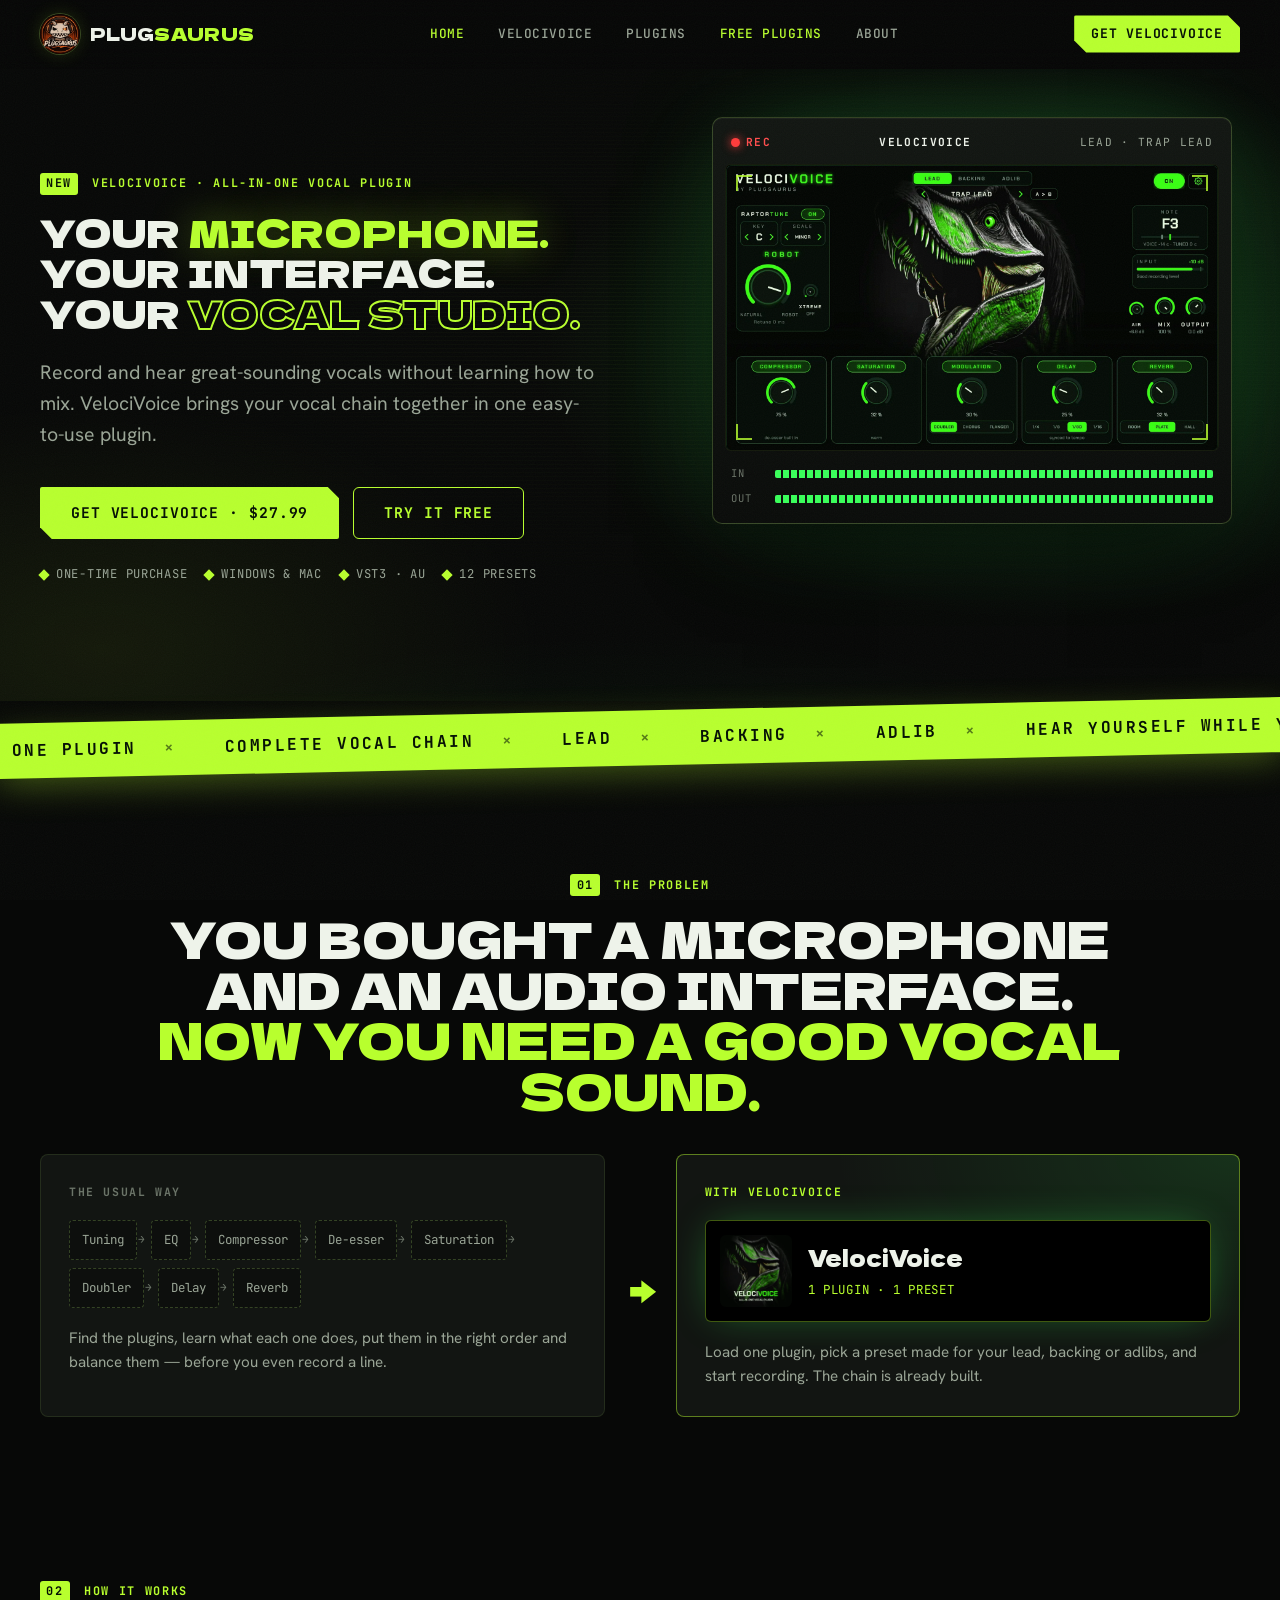
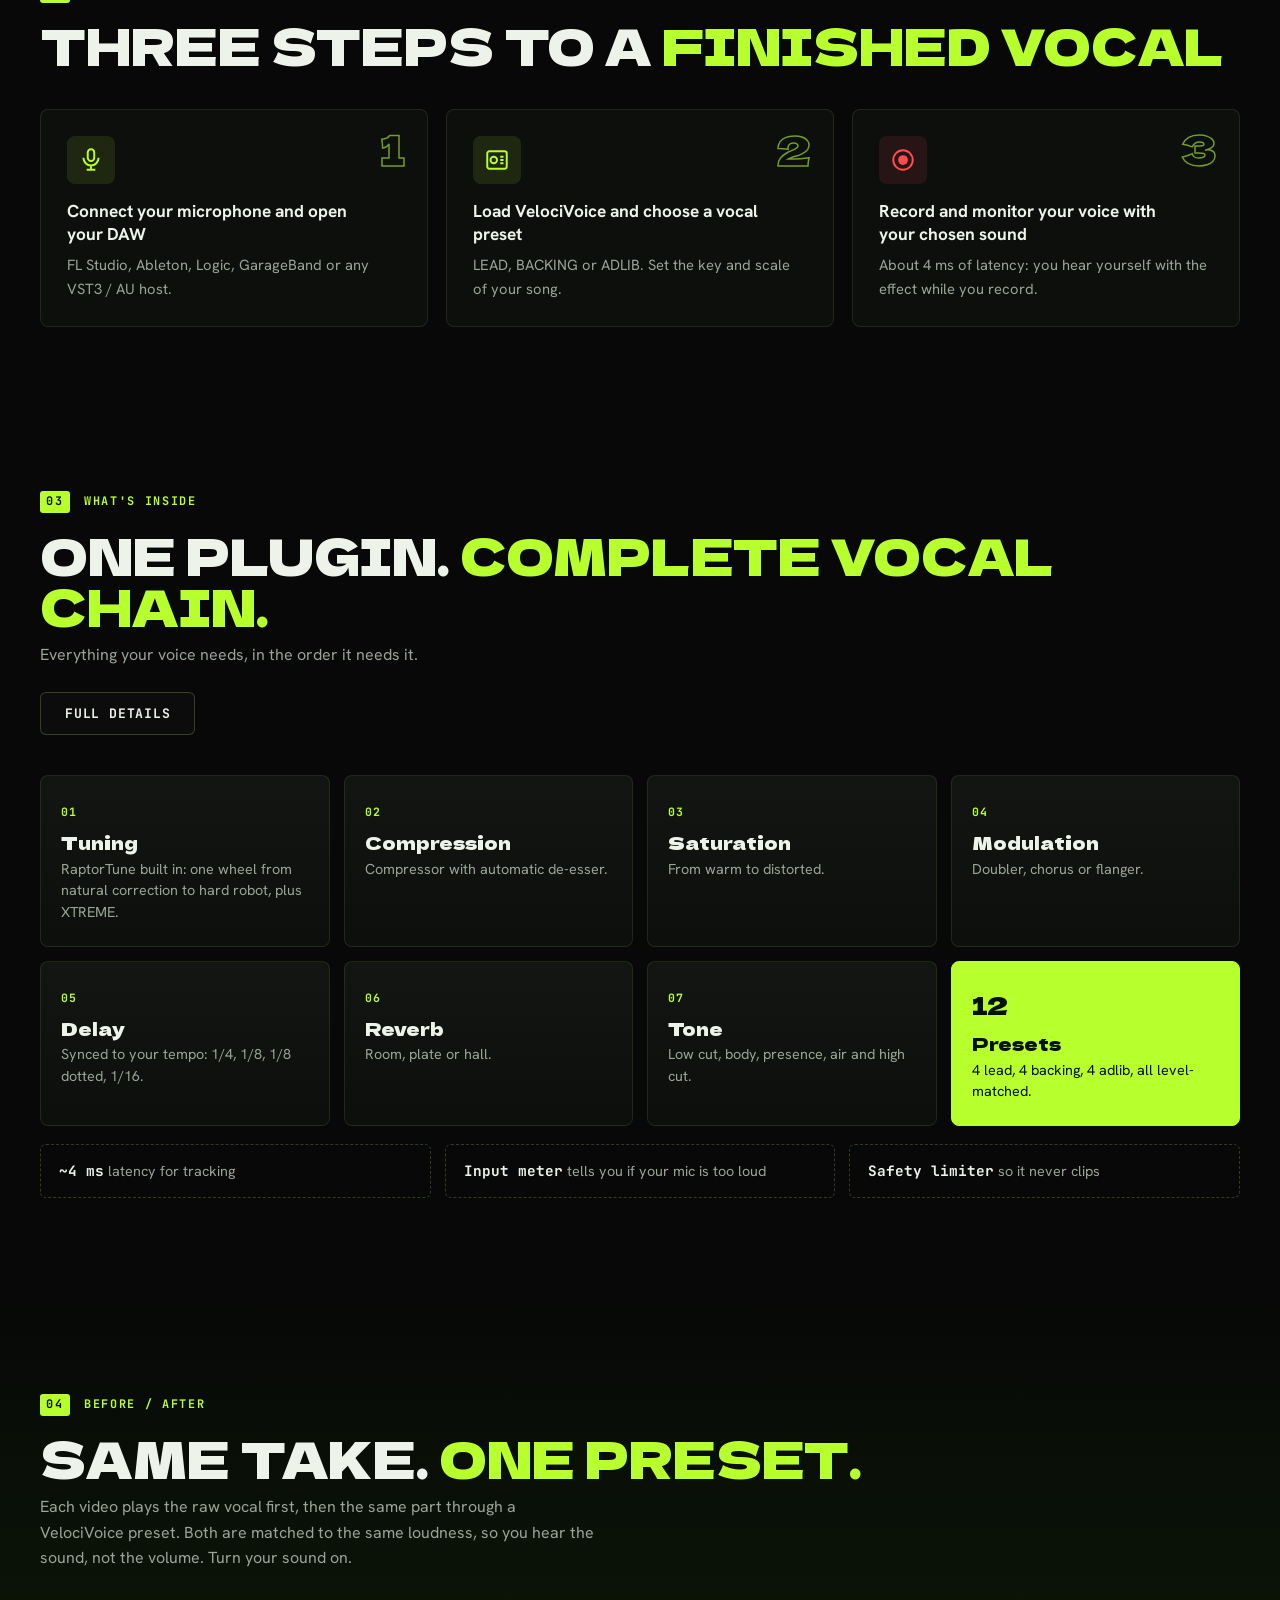
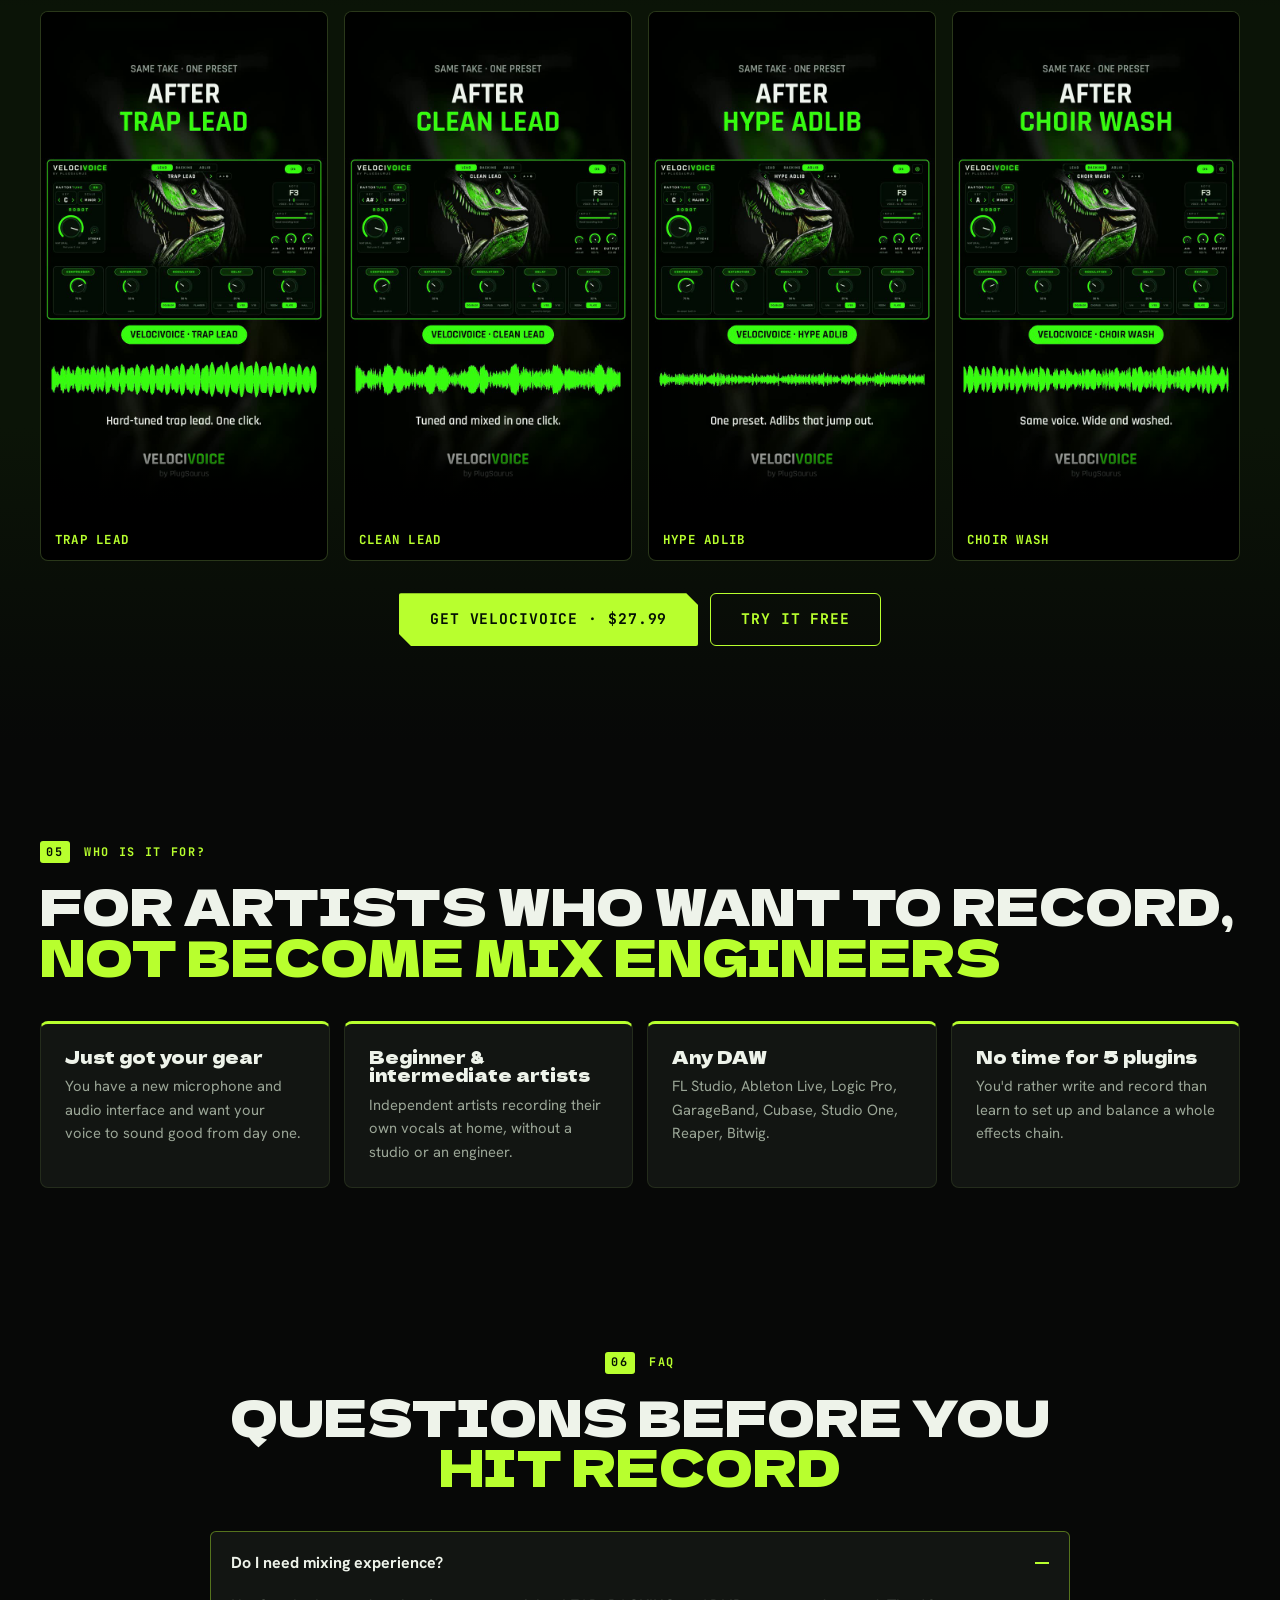
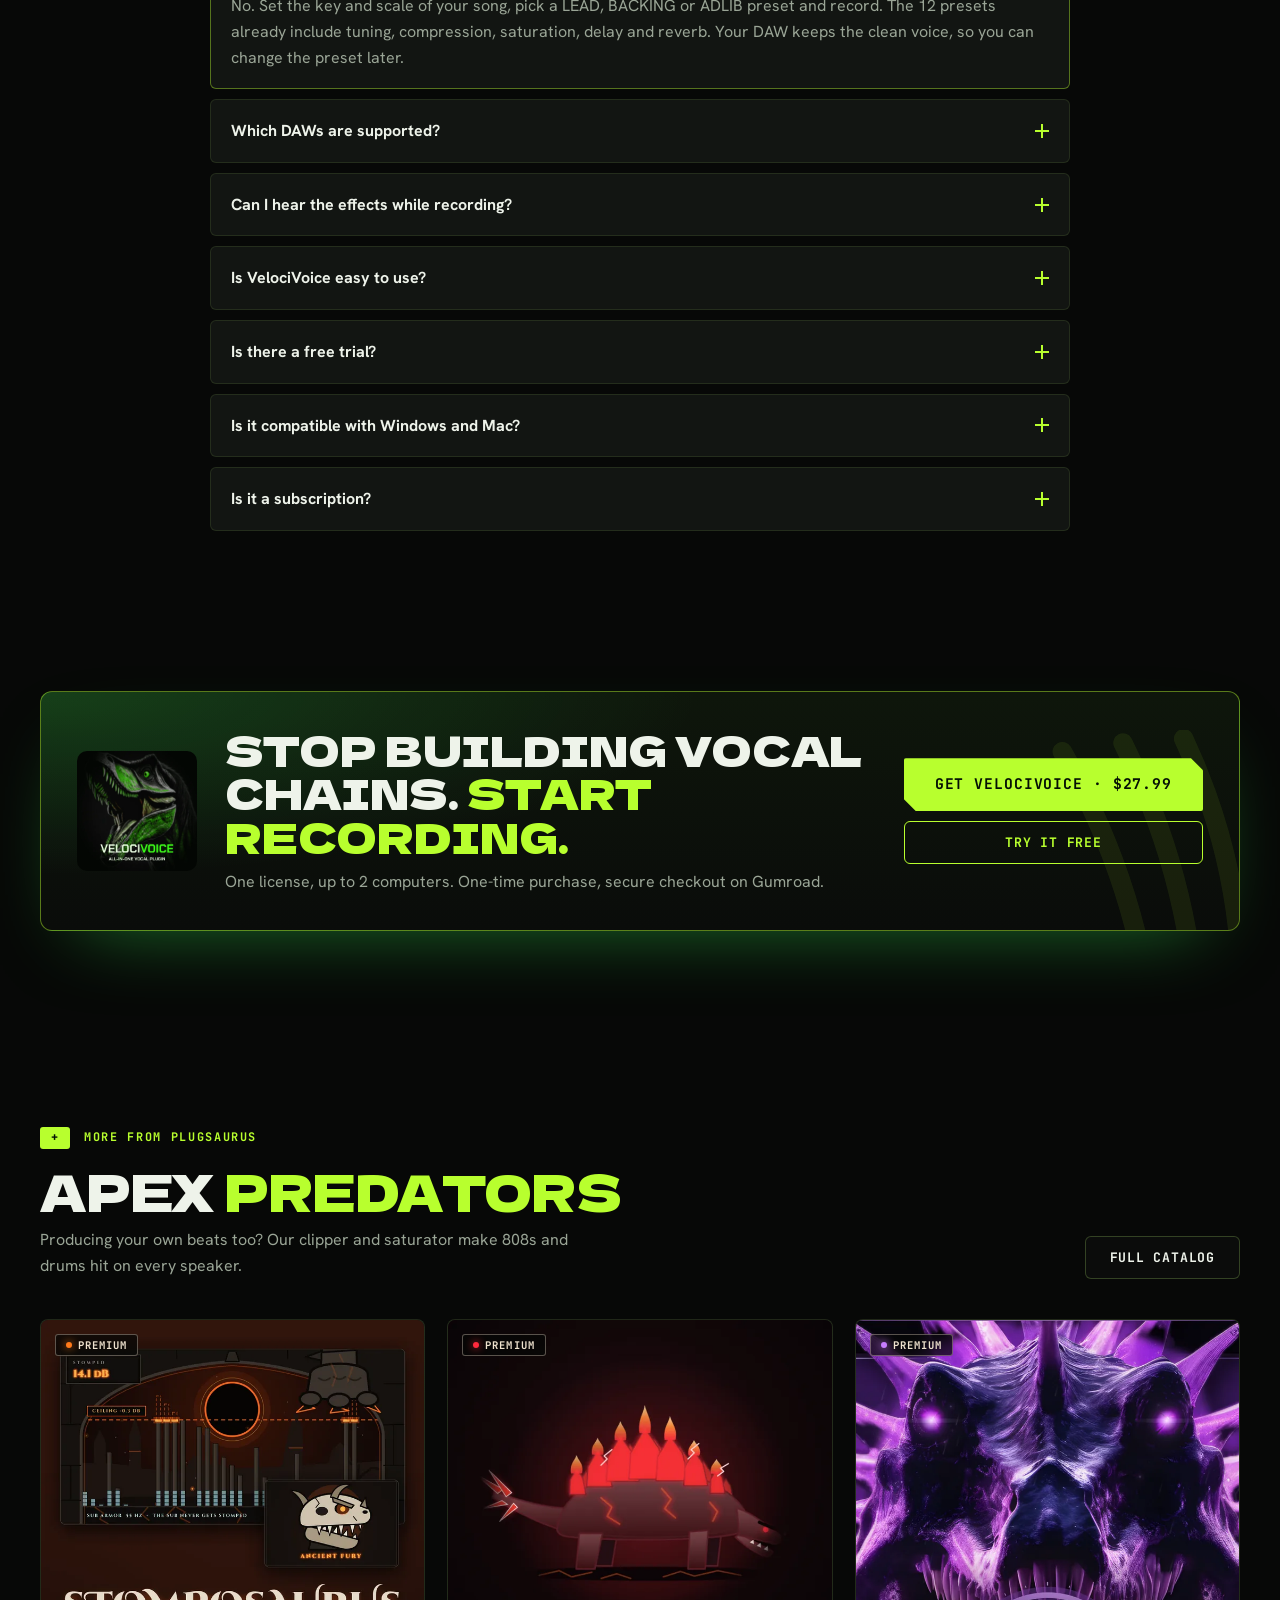
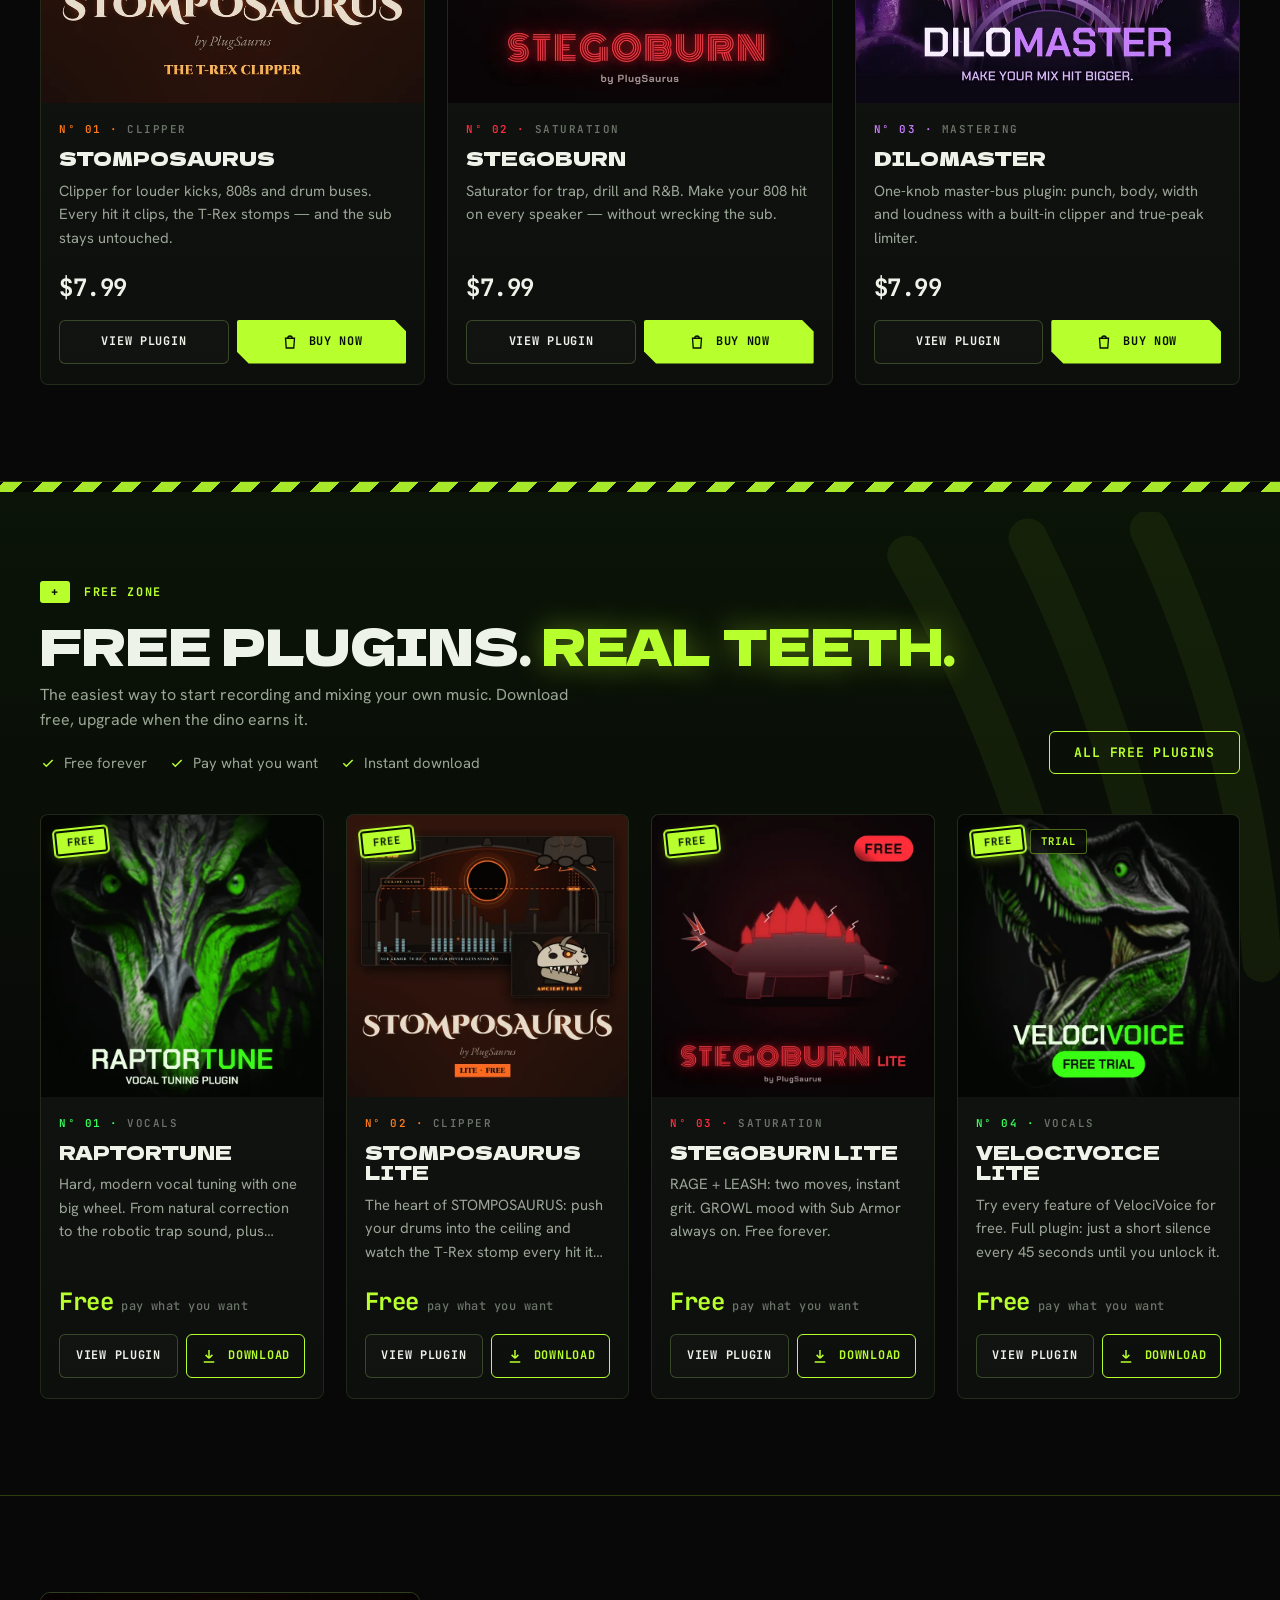
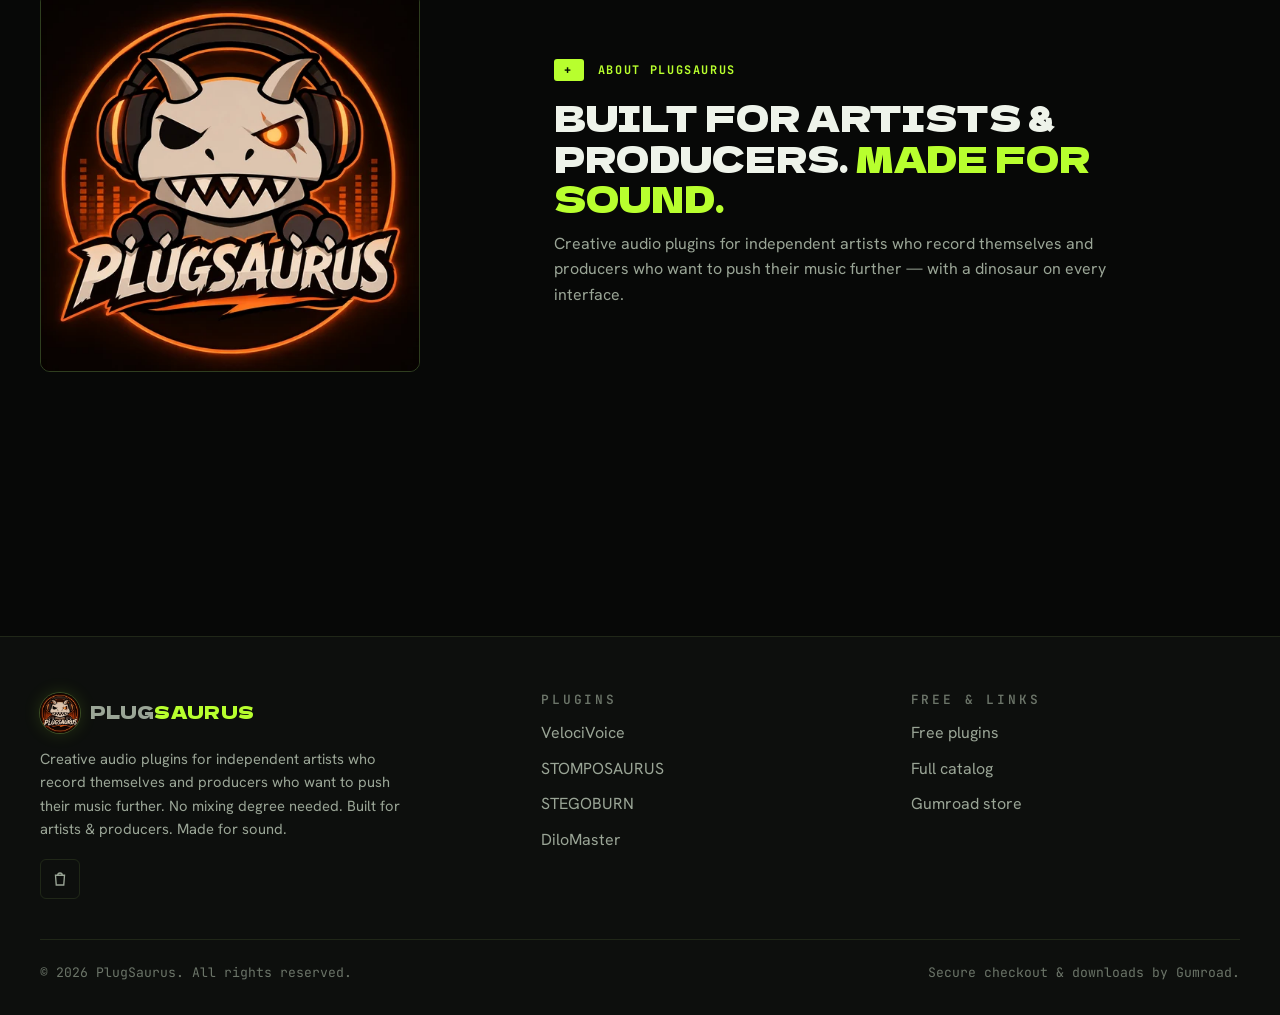
<file: index.html>
<!doctype html>
<html lang="en" class="no-js">
<head>
  <meta charset="utf-8">
  <meta name="viewport" content="width=device-width, initial-scale=1, viewport-fit=cover">
  <title>VelociVoice: vocal chain plugin for home recording | PlugSaurus</title>
  <meta name="description" content="Record and hear great-sounding vocals without learning how to mix. VelociVoice puts tuning, compression, saturation, doubler, delay and reverb in one vocal plugin with 12 presets. VST3 & AU for Windows and Mac. Free trial available.">
  <meta name="theme-color" content="#070807">
  <link rel="canonical" href="https://dreamboyzdelafinca.github.io/plugsaurus/">
  <meta property="og:type" content="website">
  <meta property="og:site_name" content="PlugSaurus">
  <meta property="og:title" content="Your microphone. Your interface. Your vocal studio. — VelociVoice">
  <meta property="og:description" content="One vocal plugin with your whole vocal chain: load a preset, hit record, hear yourself sounding finished. Free trial available.">
  <meta property="og:image" content="https://dreamboyzdelafinca.github.io/plugsaurus/assets/img/products/velocivoice-cover.webp">
  <meta name="twitter:card" content="summary_large_image">
  <link rel="icon" type="image/png" href="assets/img/favicon.png">
  <link rel="apple-touch-icon" href="assets/img/apple-touch-icon.png">
  <link rel="preconnect" href="https://fonts.googleapis.com">
  <link rel="preconnect" href="https://fonts.gstatic.com" crossorigin>
  <link href="https://fonts.googleapis.com/css2?family=Dela+Gothic+One&family=Hanken+Grotesk:wght@400;500;600;700&family=JetBrains+Mono:wght@500;700&display=swap" rel="stylesheet">
  <link rel="stylesheet" href="assets/css/styles.css">
  <link rel="preload" as="image" href="assets/img/products/velocivoice-ui.webp">
  <script type="application/ld+json">
  {"@context":"https://schema.org","@type":"Organization","name":"PlugSaurus","logo":"https://dreamboyzdelafinca.github.io/plugsaurus/assets/img/logo-512.webp","sameAs":["https://dreamboyz.gumroad.com/"]}
  </script>
</head>
<body data-page="home">
  <a class="skip-link" href="#main">Skip to content</a>
  <header class="site-header" id="site-header"></header>

  <main id="main">
    <!-- 1. HERO VELOCIVOICE -->
    <section class="hero vv-hero" id="velocivoice">
      <div class="hero-bg" aria-hidden="true"></div>
      <div class="container hero-grid">
        <div>
          <span class="eyebrow"><b class="idx">NEW</b> VelociVoice · all-in-one vocal plugin</span>
          <h1>Your <span class="glow">microphone.</span><br>Your interface.<br>Your <span class="outline">vocal studio.</span></h1>
          <p class="hero-lead">Record and hear great-sounding vocals without learning how to mix. VelociVoice brings your vocal chain together in one easy-to-use plugin.</p>
          <div class="hero-actions">
            <a class="btn btn-primary btn-lg" data-buy="velocivoice" href="plugin.html?id=velocivoice">Get VelociVoice · <span data-price="velocivoice">$27.99</span></a>
            <a class="btn btn-free btn-lg" data-buy="velocivoice-lite" href="plugin.html?id=velocivoice-lite">Try it free</a>
          </div>
          <ul class="trust">
            <li>One-time purchase</li>
            <li>Windows &amp; Mac</li>
            <li>VST3 · AU</li>
            <li>12 presets</li>
          </ul>
        </div>

        <div class="hero-visual" aria-hidden="true">
          <div class="rack rack-wide">
            <div class="rack-top">
              <span class="rec"><i></i>REC</span>
              <span class="rack-name">VELOCIVOICE</span>
              <span class="rack-db">LEAD · TRAP LEAD</span>
            </div>
            <div class="rack-screen">
              <img src="assets/img/products/velocivoice-ui.webp" alt="" width="1600" height="931" fetchpriority="high">
            </div>
            <div class="rack-meters">
              <div class="meter"><span>IN</span><b><i></i></b></div>
              <div class="meter"><span>OUT</span><b><i></i></b></div>
            </div>
          </div>
        </div>
      </div>
    </section>

    <div id="promo-slot"></div>

    <div class="marquee" aria-hidden="true"><div class="marquee-track" id="marquee"></div></div>

    <!-- 2. THE PROBLEM -->
    <section class="section" id="problem">
      <div class="container">
        <div class="section-head center">
          <div>
            <span class="eyebrow"><b class="idx">01</b> The problem</span>
            <h2 class="section-title">You bought a microphone and an audio interface. <span class="hl">Now you need a good vocal sound.</span></h2>
          </div>
        </div>
        <div class="versus">
          <div class="vs-card vs-old reveal">
            <span class="vs-label">The usual way</span>
            <ol class="chain" aria-label="A typical vocal chain">
              <li>Tuning</li><li>EQ</li><li>Compressor</li><li>De-esser</li><li>Saturation</li><li>Doubler</li><li>Delay</li><li>Reverb</li>
            </ol>
            <p>Find the plugins, learn what each one does, put them in the right order and balance them — before you even record a line.</p>
          </div>
          <div class="vs-arrow" aria-hidden="true">→</div>
          <div class="vs-card vs-new reveal">
            <span class="vs-label">With VelociVoice</span>
            <div class="one-plugin">
              <img src="assets/img/products/velocivoice-thumb.webp" alt="" width="120" height="120" loading="lazy">
              <div><strong>VelociVoice</strong><span>1 plugin · 1 preset</span></div>
            </div>
            <p>Load one plugin, pick a preset made for your lead, backing or adlibs, and start recording. The chain is already built.</p>
          </div>
        </div>
      </div>
    </section>

    <!-- 3. HOW IT WORKS -->
    <section class="section-sm" id="how">
      <div class="container">
        <div class="section-head">
          <div>
            <span class="eyebrow"><b class="idx">02</b> How it works</span>
            <h2 class="section-title">Three steps to a <span class="hl">finished vocal</span></h2>
          </div>
        </div>
        <ol class="steps3">
          <li class="reveal">
            <span class="step-ico"><svg viewBox="0 0 24 24" fill="none" stroke="currentColor" stroke-width="1.8" aria-hidden="true"><rect x="9" y="2" width="6" height="11" rx="3"/><path d="M5 10a7 7 0 0 0 14 0M12 17v4M8 21h8"/></svg></span>
            <b>1</b><h3>Connect your microphone and open your DAW</h3>
            <p>FL Studio, Ableton, Logic, GarageBand or any VST3 / AU host.</p>
          </li>
          <li class="reveal">
            <span class="step-ico"><svg viewBox="0 0 24 24" fill="none" stroke="currentColor" stroke-width="1.8" aria-hidden="true"><rect x="3" y="4" width="18" height="16" rx="2"/><circle cx="9" cy="12" r="3"/><path d="M15 9h3M15 12h3M15 15h3"/></svg></span>
            <b>2</b><h3>Load VelociVoice and choose a vocal preset</h3>
            <p>LEAD, BACKING or ADLIB. Set the key and scale of your song.</p>
          </li>
          <li class="reveal">
            <span class="step-ico rec-ico"><svg viewBox="0 0 24 24" aria-hidden="true"><circle cx="12" cy="12" r="9" fill="none" stroke="currentColor" stroke-width="1.8"/><circle cx="12" cy="12" r="4.5" fill="currentColor"/></svg></span>
            <b>3</b><h3>Record and monitor your voice with your chosen sound</h3>
            <p>About 4 ms of latency: you hear yourself with the effect while you record.</p>
          </li>
        </ol>
      </div>
    </section>

    <!-- 4. ONE PLUGIN. COMPLETE VOCAL CHAIN -->
    <section class="section" id="chain">
      <div class="container">
        <div class="section-head">
          <div>
            <span class="eyebrow"><b class="idx">03</b> What's inside</span>
            <h2 class="section-title">One plugin. <span class="hl">Complete vocal chain.</span></h2>
            <p class="section-sub">Everything your voice needs, in the order it needs it.</p>
          </div>
          <a class="btn btn-ghost" href="plugin.html?id=velocivoice">Full details</a>
        </div>
        <div class="modules">
          <article class="module reveal"><span class="mod-n">01</span><h3>Tuning</h3><p>RaptorTune built in: one wheel from natural correction to hard robot, plus XTREME.</p></article>
          <article class="module reveal"><span class="mod-n">02</span><h3>Compression</h3><p>Compressor with automatic de-esser.</p></article>
          <article class="module reveal"><span class="mod-n">03</span><h3>Saturation</h3><p>From warm to distorted.</p></article>
          <article class="module reveal"><span class="mod-n">04</span><h3>Modulation</h3><p>Doubler, chorus or flanger.</p></article>
          <article class="module reveal"><span class="mod-n">05</span><h3>Delay</h3><p>Synced to your tempo: 1/4, 1/8, 1/8 dotted, 1/16.</p></article>
          <article class="module reveal"><span class="mod-n">06</span><h3>Reverb</h3><p>Room, plate or hall.</p></article>
          <article class="module reveal"><span class="mod-n">07</span><h3>Tone</h3><p>Low cut, body, presence, air and high cut.</p></article>
          <article class="module mod-hl reveal"><span class="mod-n">12</span><h3>Presets</h3><p>4 lead, 4 backing, 4 adlib, all level-matched.</p></article>
        </div>
        <ul class="extras reveal">
          <li><strong>~4 ms</strong> latency for tracking</li>
          <li><strong>Input meter</strong> tells you if your mic is too loud</li>
          <li><strong>Safety limiter</strong> so it never clips</li>
        </ul>
      </div>
    </section>

    <!-- 5. BEFORE / AFTER -->
    <section class="section demos-zone" id="before-after">
      <div class="container">
        <div class="section-head">
          <div>
            <span class="eyebrow"><b class="idx">04</b> Before / after</span>
            <h2 class="section-title">Same take. <span class="hl">One preset.</span></h2>
            <p class="section-sub">Each video plays the raw vocal first, then the same part through a VelociVoice preset. Both are matched to the same loudness, so you hear the sound, not the volume. Turn your sound on.</p>
          </div>
        </div>
        <div class="ba-row" id="ba-row">
          <figure class="ba reveal"><video controls playsinline preload="none" poster="assets/video/velocivoice-ba-trap-lead.jpg"><source src="assets/video/velocivoice-ba-trap-lead.mp4" type="video/mp4"></video><figcaption>TRAP LEAD</figcaption></figure>
          <figure class="ba reveal"><video controls playsinline preload="none" poster="assets/video/velocivoice-ba-clean-lead.jpg"><source src="assets/video/velocivoice-ba-clean-lead.mp4" type="video/mp4"></video><figcaption>CLEAN LEAD</figcaption></figure>
          <figure class="ba reveal"><video controls playsinline preload="none" poster="assets/video/velocivoice-ba-hype-adlib.jpg"><source src="assets/video/velocivoice-ba-hype-adlib.mp4" type="video/mp4"></video><figcaption>HYPE ADLIB</figcaption></figure>
          <figure class="ba reveal"><video controls playsinline preload="none" poster="assets/video/velocivoice-ba-choir-wash.jpg"><source src="assets/video/velocivoice-ba-choir-wash.mp4" type="video/mp4"></video><figcaption>CHOIR WASH</figcaption></figure>
        </div>
        <div class="center-cta">
          <a class="btn btn-primary btn-lg" data-buy="velocivoice" href="plugin.html?id=velocivoice">Get VelociVoice · <span data-price="velocivoice">$27.99</span></a>
          <a class="btn btn-free btn-lg" data-buy="velocivoice-lite" href="plugin.html?id=velocivoice-lite">Try it free</a>
        </div>
      </div>
    </section>

    <!-- 6. WHO IS IT FOR -->
    <section class="section" id="who">
      <div class="container">
        <div class="section-head">
          <div>
            <span class="eyebrow"><b class="idx">05</b> Who is it for?</span>
            <h2 class="section-title">For artists who want to record, <span class="hl">not become mix engineers</span></h2>
          </div>
        </div>
        <div class="who-grid">
          <div class="who reveal"><h3>Just got your gear</h3><p>You have a new microphone and audio interface and want your voice to sound good from day one.</p></div>
          <div class="who reveal"><h3>Beginner &amp; intermediate artists</h3><p>Independent artists recording their own vocals at home, without a studio or an engineer.</p></div>
          <div class="who reveal"><h3>Any DAW</h3><p>FL Studio, Ableton Live, Logic Pro, GarageBand, Cubase, Studio One, Reaper, Bitwig.</p></div>
          <div class="who reveal"><h3>No time for 5 plugins</h3><p>You'd rather write and record than learn to set up and balance a whole effects chain.</p></div>
        </div>
      </div>
    </section>

    <!-- 7. FAQ -->
    <section class="section-sm" id="faq">
      <div class="container narrow">
        <div class="section-head center">
          <div>
            <span class="eyebrow"><b class="idx">06</b> FAQ</span>
            <h2 class="section-title">Questions before you <span class="hl">hit record</span></h2>
          </div>
        </div>
        <div class="faq" id="faq-list" data-faq="velocivoice"></div>
      </div>
    </section>

    <!-- 8. CTA FINAL -->
    <section class="section final-cta">
      <div class="container">
        <div class="final-box reveal">
          <img src="assets/img/products/velocivoice-thumb.webp" alt="VelociVoice plugin" width="140" height="140" loading="lazy">
          <div>
            <h2>Stop building vocal chains. <span class="hl">Start recording.</span></h2>
            <p>One license, up to 2 computers. One-time purchase, secure checkout on Gumroad.</p>
          </div>
          <div class="final-actions">
            <a class="btn btn-primary btn-lg" data-buy="velocivoice" href="plugin.html?id=velocivoice">Get VelociVoice · <span data-price="velocivoice">$27.99</span></a>
            <a class="btn btn-free" data-buy="velocivoice-lite" href="plugin.html?id=velocivoice-lite">Try it free</a>
          </div>
        </div>
      </div>
    </section>

    <!-- MAS PLUGINS -->
    <section class="section" id="more">
      <div class="container">
        <div class="section-head">
          <div>
            <span class="eyebrow"><b class="idx">+</b> More from PlugSaurus</span>
            <h2 class="section-title">Apex <span class="hl">predators</span></h2>
            <p class="section-sub">Producing your own beats too? Our clipper and saturator make 808s and drums hit on every speaker.</p>
          </div>
          <a class="btn btn-ghost" href="plugins.html">Full catalog</a>
        </div>
        <div class="grid grid-fit" id="featured-grid"><div class="skeleton"></div><div class="skeleton"></div><div class="skeleton"></div></div>
      </div>
    </section>

    <!-- FREE -->
    <section class="section free-zone">
      <div class="container">
        <div class="section-head">
          <div>
            <span class="eyebrow"><b class="idx">+</b> Free zone</span>
            <h2 class="section-title">Free plugins. <span class="hl">Real teeth.</span></h2>
            <p class="section-sub">The easiest way to start recording and mixing your own music. Download free, upgrade when the dino earns it.</p>
            <div class="free-perks">
              <span><svg viewBox="0 0 24 24" fill="none" stroke="currentColor" stroke-width="2.2"><path d="m5 12.5 4.5 4.5L19 7.5"/></svg>Free forever</span>
              <span><svg viewBox="0 0 24 24" fill="none" stroke="currentColor" stroke-width="2.2"><path d="m5 12.5 4.5 4.5L19 7.5"/></svg>Pay what you want</span>
              <span><svg viewBox="0 0 24 24" fill="none" stroke="currentColor" stroke-width="2.2"><path d="m5 12.5 4.5 4.5L19 7.5"/></svg>Instant download</span>
            </div>
          </div>
          <a class="btn btn-free" href="free.html">All free plugins</a>
        </div>
        <div class="grid grid-fit" id="free-grid"></div>
      </div>
    </section>

    <!-- MARCA -->
    <section class="section" id="about">
      <div class="container about">
        <div class="about-badge reveal"><img src="assets/img/logo-512.webp" alt="PlugSaurus logo: dinosaur with headphones" width="512" height="512" loading="lazy"></div>
        <div class="reveal">
          <span class="eyebrow"><b class="idx">+</b> About PlugSaurus</span>
          <p class="about-quote">Built for artists &amp; producers. <em>Made for sound.</em></p>
          <p class="section-sub">Creative audio plugins for independent artists who record themselves and producers who want to push their music further — with a dinosaur on every interface.</p>
        </div>
      </div>
    </section>

    <!-- REDES -->
    <section class="section-sm">
      <div class="container" id="follow"></div>
    </section>
  </main>

  <!-- Barra de compra fija (movil) -->
  <div class="sticky-buy" id="home-sticky" hidden>
    <div><div class="name">VelociVoice</div><div class="price" data-price="velocivoice">$27.99</div></div>
    <a class="btn btn-primary btn-sm" data-buy="velocivoice" href="plugin.html?id=velocivoice">Get VelociVoice</a>
  </div>

  <footer class="site-footer" id="site-footer"></footer>

  <noscript><p style="text-align:center;padding:24px">Enable JavaScript to see the plugin catalog, or visit our <a href="https://dreamboyz.gumroad.com/" style="color:#b8ff2e">Gumroad store</a>.</p></noscript>
  <script src="assets/js/catalog.js" defer></script>
  <script src="assets/js/app.js" defer></script>
</body>
</html>
</file>
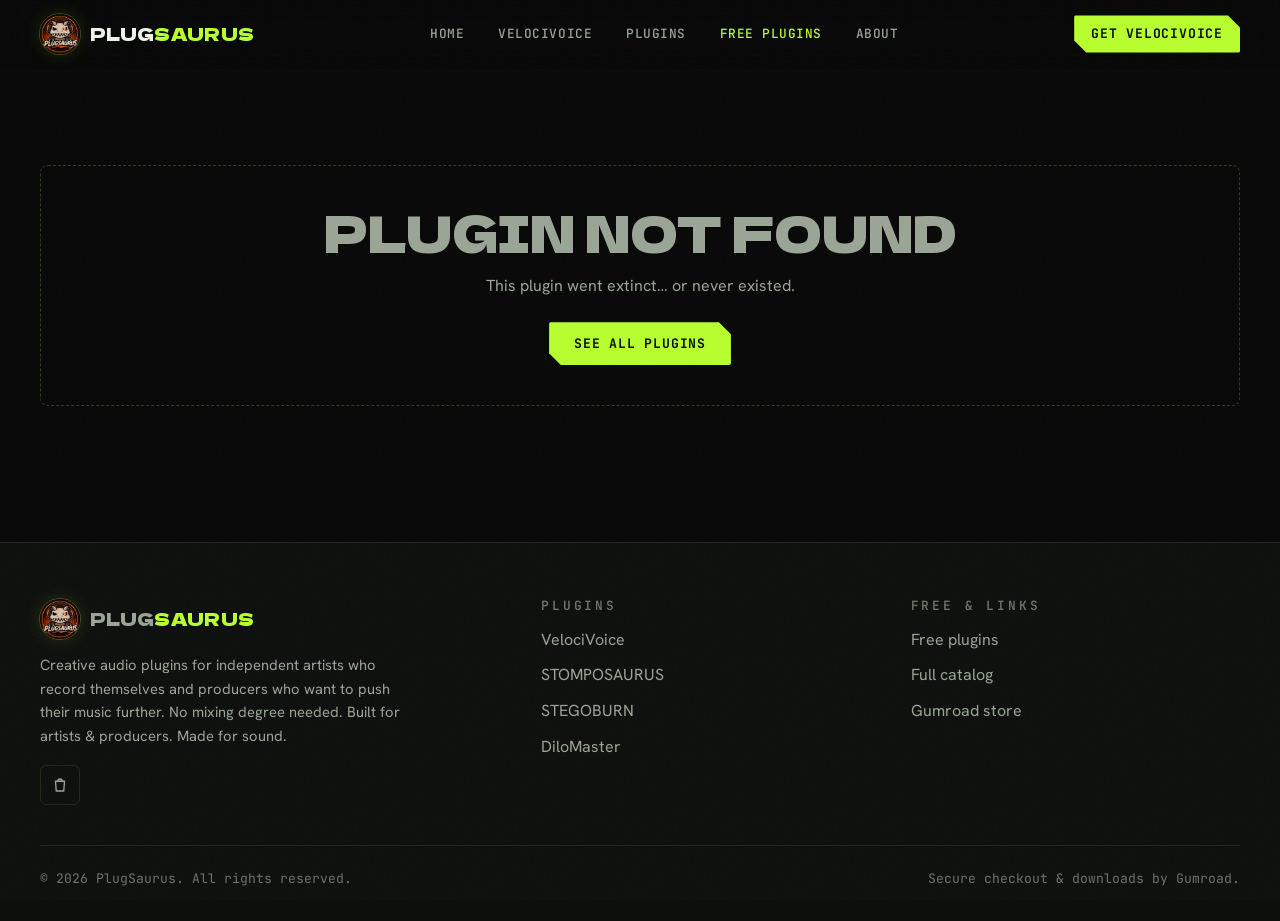
<file: plugin.html>
<!doctype html>
<html lang="en" class="no-js">
<head>
  <meta charset="utf-8">
  <meta name="viewport" content="width=device-width, initial-scale=1, viewport-fit=cover">
  <title>Plugin — PlugSaurus</title>
  <meta name="description" content="PlugSaurus audio plugin: features, compatibility, demos and download.">
  <meta name="theme-color" content="#070807">
  <link rel="canonical" href="plugin.html">
  <meta property="og:type" content="product">
  <meta property="og:site_name" content="PlugSaurus">
  <meta property="og:title" content="PlugSaurus plugin">
  <meta property="og:description" content="PlugSaurus audio plugin.">
  <meta property="og:image" content="assets/img/og-logo.jpg">
  <meta property="og:url" content="">
  <meta name="twitter:card" content="summary_large_image">
  <link rel="icon" type="image/png" href="assets/img/favicon.png">
  <link rel="apple-touch-icon" href="assets/img/apple-touch-icon.png">
  <link rel="preconnect" href="https://fonts.googleapis.com">
  <link rel="preconnect" href="https://fonts.gstatic.com" crossorigin>
  <link href="https://fonts.googleapis.com/css2?family=Dela+Gothic+One&family=Hanken+Grotesk:wght@400;500;600;700&family=JetBrains+Mono:wght@500;700&display=swap" rel="stylesheet">
  <link rel="stylesheet" href="assets/css/styles.css">
</head>
<body data-page="product">
  <a class="skip-link" href="#main">Skip to content</a>
  <header class="site-header" id="site-header"></header>
  <main id="main">
    <div id="product"><div class="container section"><div class="skeleton"></div></div></div>
  </main>
  <footer class="site-footer" id="site-footer"></footer>
  <noscript><p style="text-align:center;padding:24px">Enable JavaScript to see this plugin, or visit our <a href="https://dreamboyz.gumroad.com/" style="color:#b8ff2e">Gumroad store</a>.</p></noscript>
  <script src="assets/js/catalog.js" defer></script>
  <script src="assets/js/app.js" defer></script>
</body>
</html>
</file>
<file: assets/css/styles.css>
/* =========================================================
   PLUGSAURUS — hoja de estilos principal
   Colores de marca en :root. Para cambiar el verde, toca --lime.
   ========================================================= */
:root {
  --bg: #070807;
  --bg-2: #0d0f0d;
  --surface: #121512;
  --surface-2: #181c18;
  --line: rgba(190, 255, 120, 0.10);
  --line-strong: rgba(190, 255, 120, 0.22);
  --text: #eef3ea;
  --muted: #9aa596;
  --dim: #6b7468;
  --lime: #b8ff2e;
  --green: #39ff5a;
  --green-deep: #0f3d17;
  --bone: #efe3cf;
  --ember: #ff7a1a;
  --radius: 18px;
  --radius-sm: 10px;
  --shadow: 0 20px 60px -20px rgba(0, 0, 0, 0.8);
  --ease: cubic-bezier(.2, .7, .2, 1);
  --font-display: "Chakra Petch", "Arial Narrow", system-ui, sans-serif;
  --font-body: "Inter", system-ui, -apple-system, "Segoe UI", Roboto, sans-serif;
  --max: 1200px;
  color-scheme: dark;
}

*, *::before, *::after { box-sizing: border-box; }
html { scroll-behavior: smooth; -webkit-text-size-adjust: 100%; }
body {
  margin: 0;
  background: var(--bg);
  color: var(--text);
  font-family: var(--font-body);
  font-size: 16px;
  line-height: 1.6;
  -webkit-font-smoothing: antialiased;
  overflow-x: hidden;
}
body::before { /* grano sutil */
  content: ""; position: fixed; inset: 0; pointer-events: none; z-index: 100; opacity: .035;
  background-image: url("data:image/svg+xml,%3Csvg xmlns='http://www.w3.org/2000/svg' width='160' height='160'%3E%3Cfilter id='n'%3E%3CfeTurbulence type='fractalNoise' baseFrequency='.9' numOctaves='2'/%3E%3C/filter%3E%3Crect width='100%25' height='100%25' filter='url(%23n)'/%3E%3C/svg%3E");
}
img, video { max-width: 100%; display: block; }
a { color: inherit; text-decoration: none; }
button { font: inherit; color: inherit; }
h1, h2, h3, h4 { font-family: var(--font-display); line-height: 1.05; margin: 0; letter-spacing: .01em; }
p { margin: 0; }
:focus-visible { outline: 2px solid var(--lime); outline-offset: 3px; border-radius: 6px; }
::selection { background: var(--lime); color: #000; }

.container { width: min(100% - 32px, var(--max)); margin-inline: auto; }
[hidden] { display: none !important; }
.sr-only { position: absolute; width: 1px; height: 1px; overflow: hidden; clip: rect(0 0 0 0); white-space: nowrap; }
.skip-link { position: absolute; left: 16px; top: -60px; z-index: 200; background: var(--lime); color: #000; padding: 10px 16px; border-radius: 8px; font-weight: 700; }
.skip-link:focus { top: 12px; }

/* ---------- Header ---------- */
.site-header {
  position: sticky; top: 0; z-index: 50;
  backdrop-filter: blur(14px) saturate(140%);
  -webkit-backdrop-filter: blur(14px) saturate(140%);
  background: rgba(7, 8, 7, .72);
  border-bottom: 1px solid transparent;
  transition: border-color .3s, background .3s;
}
.site-header.scrolled { border-bottom-color: var(--line); background: rgba(7, 8, 7, .88); }
.nav { display: flex; align-items: center; justify-content: space-between; height: 68px; gap: 16px; }
.brand { display: flex; align-items: center; gap: 10px; font-family: var(--font-display); font-weight: 700; font-size: 1.25rem; letter-spacing: .04em; }
.brand img { width: 40px; height: 40px; border-radius: 50%; box-shadow: 0 0 0 1px var(--line-strong), 0 0 18px rgba(184, 255, 46, .15); }
.brand b { color: var(--lime); font-weight: 700; }
.nav-links { display: flex; align-items: center; gap: 6px; list-style: none; margin: 0; padding: 0; }
.nav-links a {
  display: block; padding: 8px 14px; border-radius: 999px; font-weight: 600; font-size: .92rem; color: var(--muted);
  transition: color .2s, background .2s;
}
.nav-links a:hover { color: var(--text); background: rgba(255,255,255,.04); }
.nav-links a[aria-current="page"] { color: var(--lime); }
.nav-links .free-link { color: var(--lime); }
.nav-cta { display: flex; align-items: center; gap: 10px; }
.icon-btn { display: inline-grid; place-items: center; width: 40px; height: 40px; border-radius: 50%; border: 1px solid var(--line); color: var(--muted); transition: .2s; background: none; cursor: pointer; }
.icon-btn:hover { color: var(--lime); border-color: var(--line-strong); }
.icon-btn svg { width: 18px; height: 18px; }
.menu-toggle { display: none; }

@media (max-width: 860px) {
  .menu-toggle { display: inline-grid; }
  .nav-links {
    position: fixed; inset: 68px 0 auto 0; flex-direction: column; align-items: stretch; gap: 0;
    background: var(--bg); border-bottom: 1px solid var(--line); padding: 8px 16px 20px; box-shadow: 0 30px 60px rgba(0,0,0,.6);
    transform: translateY(-8px); opacity: 0; pointer-events: none; transition: .25s var(--ease);
  }
  .nav-links.open { transform: none; opacity: 1; pointer-events: auto; }
  .nav-links a { padding: 14px 8px; border-radius: 8px; font-size: 1.05rem; border-bottom: 1px solid var(--line); }
  .nav-cta .hide-sm { display: none; }
}

/* ---------- Botones ---------- */
.btn {
  --c: var(--lime);
  position: relative; display: inline-flex; align-items: center; justify-content: center; gap: 10px;
  padding: 14px 24px; border-radius: 999px; border: 1px solid transparent;
  font-family: var(--font-display); font-weight: 700; letter-spacing: .08em; text-transform: uppercase; font-size: .9rem;
  cursor: pointer; transition: transform .2s var(--ease), box-shadow .25s, background .2s, color .2s, border-color .2s;
  white-space: nowrap; line-height: 1;
}
.btn svg { width: 18px; height: 18px; flex: none; }
.btn-primary { background: var(--c); color: #041004; box-shadow: 0 0 0 0 rgba(184,255,46,0); }
.btn-primary:hover { transform: translateY(-2px); box-shadow: 0 10px 30px -8px var(--c); }
.btn-ghost { border-color: var(--line-strong); color: var(--text); background: rgba(255,255,255,.02); }
.btn-ghost:hover { border-color: var(--c); color: var(--c); transform: translateY(-2px); }
.btn-free { background: transparent; color: var(--lime); border: 1.5px solid var(--lime); }
.btn-free:hover { background: var(--lime); color: #041004; transform: translateY(-2px); box-shadow: 0 10px 30px -8px var(--lime); }
.btn-sm { padding: 11px 16px; font-size: .78rem; }
.btn-lg { padding: 18px 30px; font-size: 1rem; }
.btn[aria-disabled="true"] { opacity: .55; cursor: not-allowed; pointer-events: none; background: var(--surface-2); color: var(--muted); border-color: var(--line); box-shadow: none; }
.btn-block { width: 100%; }

/* ---------- Badges ---------- */
.badge {
  display: inline-flex; align-items: center; gap: 6px; padding: 5px 10px; border-radius: 999px;
  font-family: var(--font-display); font-weight: 700; font-size: .7rem; letter-spacing: .12em; text-transform: uppercase; line-height: 1;
  border: 1px solid var(--line-strong); color: var(--muted); background: rgba(7,8,7,.7); backdrop-filter: blur(6px);
}
.badge-free { background: var(--lime); color: #041004; border-color: var(--lime); }
.badge-premium { color: var(--bone); border-color: rgba(239, 227, 207, .35); }
.badge-premium::before { content: ""; width: 6px; height: 6px; border-radius: 50%; background: var(--accent, var(--lime)); box-shadow: 0 0 8px var(--accent, var(--lime)); }
.badge-soon { color: #ffd166; border-color: rgba(255, 209, 102, .4); }
.badge-trial { color: var(--lime); border-color: rgba(184,255,46,.4); }

/* ---------- Secciones ---------- */
.section { padding: 96px 0; position: relative; }
.section-sm { padding: 64px 0; }
.eyebrow {
  display: inline-flex; align-items: center; gap: 10px; color: var(--lime);
  font-family: var(--font-display); font-weight: 600; letter-spacing: .28em; text-transform: uppercase; font-size: .78rem; margin-bottom: 16px;
}
.eyebrow::before { content: ""; width: 26px; height: 2px; background: currentColor; border-radius: 2px; }
.section-head { display: flex; align-items: end; justify-content: space-between; gap: 24px; margin-bottom: 40px; flex-wrap: wrap; }
.section-title { font-size: clamp(2rem, 4.6vw, 3.4rem); text-transform: uppercase; }
.section-title .hl { color: var(--lime); }
.section-sub { color: var(--muted); max-width: 560px; margin-top: 12px; }

/* ---------- Hero ---------- */
.hero { position: relative; min-height: calc(100svh - 68px); display: grid; align-items: center; overflow: hidden; padding: 56px 0 72px; }
.hero-bg { position: absolute; inset: 0; z-index: -1; }
.hero-bg::before {
  content: ""; position: absolute; inset: -20%;
  background:
    radial-gradient(40% 45% at 72% 45%, rgba(57, 255, 90, .16), transparent 70%),
    radial-gradient(35% 40% at 20% 80%, rgba(184, 255, 46, .07), transparent 70%),
    radial-gradient(60% 60% at 50% 120%, rgba(57, 255, 90, .10), transparent 70%);
  animation: drift 18s ease-in-out infinite alternate;
}
.hero-bg::after { /* rejilla */
  content: ""; position: absolute; inset: 0;
  background-image: linear-gradient(var(--line) 1px, transparent 1px), linear-gradient(90deg, var(--line) 1px, transparent 1px);
  background-size: 64px 64px; opacity: .35;
  mask-image: radial-gradient(70% 60% at 60% 40%, #000 20%, transparent 75%);
  -webkit-mask-image: radial-gradient(70% 60% at 60% 40%, #000 20%, transparent 75%);
}
@keyframes drift { to { transform: translate3d(-3%, 2%, 0) scale(1.05); } }
.hero-grid { display: grid; grid-template-columns: 1.1fr .9fr; gap: 48px; align-items: center; }
.hero h1 { font-size: clamp(3rem, 9vw, 7.2rem); text-transform: uppercase; line-height: .9; letter-spacing: -.005em; }
.hero h1 .outline { color: transparent; -webkit-text-stroke: 1.5px var(--lime); }
.hero h1 .glow { color: var(--lime); text-shadow: 0 0 40px rgba(184, 255, 46, .35); }
.hero-lead { color: var(--muted); font-size: clamp(1.05rem, 1.6vw, 1.22rem); max-width: 520px; margin: 24px 0 36px; }
.hero-actions { display: flex; gap: 14px; flex-wrap: wrap; }
.hero-meta { display: flex; gap: 28px; margin-top: 48px; flex-wrap: wrap; }
.hero-meta div { display: flex; flex-direction: column; }
.hero-meta strong { font-family: var(--font-display); font-size: 1.9rem; color: var(--text); line-height: 1; }
.hero-meta span { color: var(--dim); font-size: .8rem; letter-spacing: .14em; text-transform: uppercase; margin-top: 6px; }

.hero-visual { position: relative; aspect-ratio: 1; max-width: 520px; justify-self: center; width: 100%; }
.hero-logo {
  position: absolute; inset: 12%; border-radius: 50%; overflow: hidden;
  box-shadow: 0 0 0 1px var(--line-strong), 0 30px 80px -20px rgba(0,0,0,.9), 0 0 120px -20px rgba(57,255,90,.35);
  animation: float 7s ease-in-out infinite;
}
.hero-logo img { width: 100%; height: 100%; object-fit: cover; }
.hero-ring { position: absolute; inset: 4%; border-radius: 50%; border: 1px dashed rgba(184,255,46,.25); animation: spin 60s linear infinite; }
.hero-ring.r2 { inset: -2%; border-style: solid; border-color: rgba(184,255,46,.08); animation-duration: 90s; animation-direction: reverse; }
.hero-ring::after { content: ""; position: absolute; top: -5px; left: 50%; width: 10px; height: 10px; border-radius: 50%; background: var(--lime); box-shadow: 0 0 14px var(--lime); }
.eq { position: absolute; left: 0; right: 0; bottom: -2%; height: 22%; display: flex; align-items: end; justify-content: center; gap: 5px; z-index: -1; opacity: .5; }
.eq i { width: 8px; background: linear-gradient(to top, var(--green), transparent); border-radius: 3px 3px 0 0; animation: eq 1.4s ease-in-out infinite alternate; transform-origin: bottom; }
@keyframes eq { from { transform: scaleY(.15); } to { transform: scaleY(1); } }
@keyframes float { 50% { transform: translateY(-12px); } }
@keyframes spin { to { transform: rotate(360deg); } }

@media (max-width: 900px) {
  .hero { min-height: auto; padding-top: 32px; }
  .hero-grid { grid-template-columns: 1fr; gap: 24px; }
  .hero-visual { order: -1; max-width: 300px; }
  .hero-meta { gap: 20px; margin-top: 36px; }
}

/* ---------- Marquee ---------- */
.marquee { border-block: 1px solid var(--line); overflow: hidden; background: var(--bg-2); }
.marquee-track { display: flex; width: max-content; animation: marquee 32s linear infinite; }
.marquee span { font-family: var(--font-display); font-weight: 700; text-transform: uppercase; letter-spacing: .14em; padding: 18px 28px; color: var(--dim); white-space: nowrap; display: inline-flex; align-items: center; gap: 28px; }
.marquee span::after { content: "✦"; color: var(--lime); font-size: .8rem; }
@keyframes marquee { to { transform: translateX(-50%); } }

/* ---------- Tarjetas de producto ---------- */
.grid { display: grid; grid-template-columns: repeat(auto-fill, minmax(260px, 1fr)); gap: 22px; }
.grid-fit { grid-template-columns: repeat(auto-fit, minmax(250px, 1fr)); }
.card {
  --accent: var(--lime);
  position: relative; display: flex; flex-direction: column; border-radius: var(--radius);
  background: linear-gradient(180deg, var(--surface), var(--bg-2));
  border: 1px solid var(--line); overflow: hidden;
  transition: transform .35s var(--ease), border-color .35s, box-shadow .35s;
  isolation: isolate;
}
.card::before { /* brillo del color del plugin */
  content: ""; position: absolute; inset: -1px; z-index: -1; border-radius: inherit; opacity: 0; transition: opacity .35s;
  background: radial-gradient(120% 60% at 50% 0%, color-mix(in srgb, var(--accent) 22%, transparent), transparent 60%);
}
.card:hover { transform: translateY(-6px); border-color: color-mix(in srgb, var(--accent) 45%, transparent); box-shadow: 0 24px 60px -24px color-mix(in srgb, var(--accent) 45%, transparent); }
.card:hover::before { opacity: 1; }
.card-media { position: relative; aspect-ratio: 1; overflow: hidden; background: #000; }
.card-media img { width: 100%; height: 100%; object-fit: cover; transition: transform .6s var(--ease), filter .4s; }
.card:hover .card-media img { transform: scale(1.06); }
.card-badges { position: absolute; top: 12px; left: 12px; right: 12px; display: flex; justify-content: space-between; gap: 8px; z-index: 2; }
.card-badges .left { display: flex; gap: 6px; flex-wrap: wrap; }
.card-body { display: flex; flex-direction: column; gap: 10px; padding: 18px 18px 20px; flex: 1; }
.card-cat { color: var(--dim); font-size: .72rem; letter-spacing: .2em; text-transform: uppercase; font-weight: 600; }
.card-title { font-size: 1.4rem; text-transform: uppercase; }
.card-title a::after { content: ""; position: absolute; inset: 0; z-index: 1; } /* toda la tarjeta clicable */
.card-desc { color: var(--muted); font-size: .92rem; display: -webkit-box; -webkit-line-clamp: 3; -webkit-box-orient: vertical; overflow: hidden; }
.card-foot { margin-top: auto; padding-top: 10px; display: flex; flex-direction: column; gap: 12px; }
.price { font-family: var(--font-display); font-weight: 700; font-size: 1.5rem; color: var(--text); display: flex; align-items: baseline; gap: 8px; }
.price small { font-family: var(--font-body); font-size: .75rem; color: var(--dim); font-weight: 500; letter-spacing: .04em; }
.price.free { color: var(--lime); }
.card-actions { display: grid; grid-template-columns: 1fr 1fr; gap: 8px; position: relative; z-index: 2; }
.card-actions .btn { padding: 12px 10px; font-size: .74rem; letter-spacing: .06em; }

/* ---------- Filtros ---------- */
.filters { display: flex; flex-wrap: wrap; gap: 10px; align-items: center; margin-bottom: 28px; }
.filter-group { display: flex; flex-wrap: wrap; gap: 8px; }
.chip {
  padding: 9px 16px; border-radius: 999px; border: 1px solid var(--line); background: var(--surface); color: var(--muted);
  font-weight: 600; font-size: .86rem; cursor: pointer; transition: .2s; display: inline-flex; gap: 8px; align-items: center;
}
.chip:hover { color: var(--text); border-color: var(--line-strong); }
.chip[aria-pressed="true"] { background: var(--lime); color: #041004; border-color: var(--lime); }
.chip .n { font-size: .74rem; opacity: .7; }
.filter-sep { width: 1px; height: 26px; background: var(--line); margin: 0 6px; }
.search { margin-left: auto; position: relative; }
.search input {
  background: var(--surface); border: 1px solid var(--line); color: var(--text); border-radius: 999px; padding: 10px 16px 10px 40px; width: 220px; font: inherit; font-size: .9rem;
}
.search input:focus { outline: none; border-color: var(--lime); }
.search svg { position: absolute; left: 14px; top: 50%; transform: translateY(-50%); width: 16px; color: var(--dim); }
.empty { text-align: center; padding: 60px 0; color: var(--muted); }
@media (max-width: 700px) { .search { margin-left: 0; width: 100%; } .search input { width: 100%; } .filter-sep { display: none; } }

/* ---------- Bloque marca ---------- */
.about { display: grid; grid-template-columns: .8fr 1.2fr; gap: 56px; align-items: center; }
.about-quote { font-family: var(--font-display); font-size: clamp(1.6rem, 3.2vw, 2.5rem); line-height: 1.15; text-transform: uppercase; }
.about-quote em { font-style: normal; color: var(--lime); }
.pillars { display: grid; grid-template-columns: repeat(3, 1fr); gap: 16px; margin-top: 32px; }
.pillar { padding: 22px; border-radius: var(--radius); background: var(--surface); border: 1px solid var(--line); transition: border-color .3s, transform .3s var(--ease); }
.pillar:hover { border-color: var(--line-strong); transform: translateY(-3px); }
.pillar svg { width: 28px; height: 28px; color: var(--lime); margin-bottom: 14px; }
.pillar h3 { font-size: 1.05rem; text-transform: uppercase; margin-bottom: 6px; }
.pillar p { color: var(--muted); font-size: .9rem; }
.about-badge { position: relative; aspect-ratio: 1; max-width: 380px; border-radius: 28px; overflow: hidden; border: 1px solid var(--line-strong); }
.about-badge img { width: 100%; height: 100%; object-fit: cover; }
@media (max-width: 900px) { .about { grid-template-columns: 1fr; gap: 32px; } .pillars { grid-template-columns: 1fr; } .about-badge { max-width: 260px; } }

/* ---------- Zona FREE (identidad propia) ---------- */
.free-zone { background: linear-gradient(180deg, #0b1407, #070807 70%); border-block: 1px solid rgba(184,255,46,.18); overflow: hidden; }
.free-zone::before { /* cinta tipo precinto */
  content: ""; position: absolute; left: 0; right: 0; top: 0; height: 10px;
  background: repeating-linear-gradient(-45deg, var(--lime) 0 14px, #070807 14px 28px); opacity: .9;
}
.free-zone::after {
  content: "FREE"; position: absolute; right: -2%; top: 40px; font-family: var(--font-display); font-weight: 700;
  font-size: clamp(8rem, 24vw, 22rem); line-height: .8; color: transparent; -webkit-text-stroke: 1px rgba(184,255,46,.09); pointer-events: none; z-index: 0;
}
.free-zone > .container { position: relative; z-index: 1; }
.free-zone .section-title .hl { text-shadow: 0 0 30px rgba(184,255,46,.4); }
.free-perks { display: flex; flex-wrap: wrap; gap: 10px 22px; margin-top: 18px; color: var(--muted); font-size: .92rem; }
.free-perks span { display: inline-flex; align-items: center; gap: 8px; }
.free-perks svg { width: 16px; height: 16px; color: var(--lime); }

/* Tarjeta FREE grande (pagina Free) */
.free-card {
  --accent: var(--lime);
  display: grid; grid-template-columns: 1.15fr 1fr; border-radius: 24px; overflow: hidden;
  border: 1px solid rgba(184,255,46,.2); background: linear-gradient(135deg, #0e1709, #0a0b0a 60%);
  transition: transform .35s var(--ease), box-shadow .35s, border-color .35s;
}
.free-card + .free-card { margin-top: 28px; }
.free-card:hover { transform: translateY(-4px); border-color: color-mix(in srgb, var(--accent) 50%, transparent); box-shadow: 0 30px 70px -30px color-mix(in srgb, var(--accent) 50%, transparent); }
.free-card-media { position: relative; background: #000; min-height: 260px; }
.free-card-media img { width: 100%; height: 100%; object-fit: cover; }
.free-card-body { padding: 34px; display: flex; flex-direction: column; gap: 14px; }
.free-card-body h2 { font-size: clamp(1.7rem, 3vw, 2.4rem); text-transform: uppercase; }
.free-card-body .feat { list-style: none; padding: 0; margin: 4px 0 8px; display: grid; gap: 8px; }
.free-card-body .feat li { display: flex; gap: 10px; color: var(--muted); font-size: .93rem; }
.free-card-body .feat svg { flex: none; width: 18px; height: 18px; color: var(--lime); margin-top: 3px; }
.free-card-body .actions { display: flex; gap: 10px; flex-wrap: wrap; margin-top: auto; }
.free-card .upgrade { font-size: .86rem; color: var(--dim); }
.free-card .upgrade a { color: var(--text); border-bottom: 1px solid var(--line-strong); }
.free-card .upgrade a:hover { color: var(--lime); border-color: var(--lime); }
@media (max-width: 860px) { .free-card { grid-template-columns: 1fr; } .free-card-body { padding: 24px; } .free-card-media { min-height: 0; aspect-ratio: 16/9; } }

/* ---------- CTA Instagram ---------- */
.follow {
  display: grid; grid-template-columns: auto 1fr auto; gap: 28px; align-items: center; padding: 34px; border-radius: 24px;
  background: radial-gradient(120% 140% at 0% 0%, rgba(57,255,90,.14), transparent 50%), var(--surface);
  border: 1px solid var(--line-strong);
}
.follow img { width: 88px; height: 88px; border-radius: 50%; box-shadow: 0 0 0 3px var(--bg), 0 0 0 5px var(--lime); }
.follow h3 { font-size: clamp(1.4rem, 2.6vw, 2rem); text-transform: uppercase; }
.follow p { color: var(--muted); margin-top: 6px; }
@media (max-width: 760px) { .follow { grid-template-columns: 1fr; text-align: center; justify-items: center; padding: 28px 20px; } }

/* ---------- Pagina de producto ---------- */
.crumbs { display: flex; gap: 8px; color: var(--dim); font-size: .85rem; padding: 24px 0 0; flex-wrap: wrap; }
.crumbs a:hover { color: var(--lime); }
.product-hero { --accent: var(--lime); position: relative; padding: 28px 0 64px; }
.product-hero::before {
  content: ""; position: absolute; inset: -80px 0 0; z-index: -1; pointer-events: none;
  background: radial-gradient(50% 50% at 30% 30%, color-mix(in srgb, var(--accent) 16%, transparent), transparent 70%);
}
.product-grid { display: grid; grid-template-columns: 1.35fr 1fr; gap: 48px; align-items: start; }
.gallery-main { position: relative; border-radius: var(--radius); overflow: hidden; border: 1px solid var(--line); background: #000; aspect-ratio: 16/9; box-shadow: var(--shadow); }
.gallery-main img { width: 100%; height: 100%; object-fit: contain; transition: opacity .3s; }
.gallery-thumbs { display: flex; gap: 10px; margin-top: 12px; overflow-x: auto; padding-bottom: 4px; }
.gallery-thumbs button { flex: none; width: 110px; aspect-ratio: 16/9; border-radius: 10px; overflow: hidden; border: 2px solid transparent; padding: 0; background: #000; cursor: pointer; opacity: .6; transition: .2s; }
.gallery-thumbs button:hover { opacity: 1; }
.gallery-thumbs button[aria-current="true"] { border-color: var(--accent); opacity: 1; }
.gallery-thumbs img { width: 100%; height: 100%; object-fit: cover; }
.product-info { position: sticky; top: 92px; display: flex; flex-direction: column; gap: 18px; }
.product-info h1 { font-size: clamp(2.4rem, 5vw, 3.8rem); text-transform: uppercase; }
.product-tagline { font-family: var(--font-display); color: var(--accent); font-size: 1.15rem; text-transform: uppercase; letter-spacing: .04em; }
.product-desc { color: var(--muted); }
.buy-box { padding: 22px; border-radius: var(--radius); background: var(--surface); border: 1px solid var(--line); display: flex; flex-direction: column; gap: 14px; }
.buy-box .price { font-size: 2.2rem; }
.buy-box .secure { display: flex; gap: 8px; align-items: center; color: var(--dim); font-size: .8rem; }
.buy-box .secure svg { width: 15px; height: 15px; }
.buy-box .alt { font-size: .88rem; color: var(--muted); }
.buy-box .alt a { color: var(--lime); font-weight: 600; }
.chips { display: flex; flex-wrap: wrap; gap: 8px; }
.tag { padding: 6px 12px; border-radius: 8px; background: var(--surface-2); border: 1px solid var(--line); font-size: .8rem; color: var(--muted); font-weight: 500; }
.tag.os { color: var(--text); }
@media (max-width: 960px) { .product-grid { grid-template-columns: 1fr; gap: 28px; } .product-info { position: static; } }

.detail-grid { display: grid; grid-template-columns: 1.2fr 1fr; gap: 28px; }
.panel { padding: 30px; border-radius: var(--radius); background: var(--surface); border: 1px solid var(--line); }
.panel h2 { font-size: 1.4rem; text-transform: uppercase; margin-bottom: 18px; display: flex; align-items: center; gap: 12px; }
.panel h2::before { content: ""; width: 10px; height: 10px; border-radius: 2px; background: var(--accent, var(--lime)); transform: rotate(45deg); box-shadow: 0 0 12px var(--accent, var(--lime)); }
.features { list-style: none; padding: 0; margin: 0; display: grid; gap: 12px; }
.features li { display: flex; gap: 12px; color: var(--muted); }
.features li svg { flex: none; width: 20px; height: 20px; color: var(--accent, var(--lime)); margin-top: 2px; }
.features li strong { color: var(--text); font-weight: 600; }
.spec { display: grid; gap: 16px; }
.spec dt { color: var(--dim); font-size: .74rem; letter-spacing: .2em; text-transform: uppercase; font-weight: 600; margin-bottom: 6px; }
.spec dd { margin: 0; }
.note { font-size: .86rem; color: var(--muted); padding: 12px 14px; border-radius: 10px; background: rgba(255, 209, 102, .06); border: 1px solid rgba(255, 209, 102, .18); }
@media (max-width: 860px) { .detail-grid { grid-template-columns: 1fr; } .panel { padding: 22px; } }

.videos { display: flex; flex-wrap: wrap; gap: 20px; align-items: flex-start; }
.video-card { border-radius: var(--radius); overflow: hidden; background: #000; border: 1px solid var(--line); margin: 0; }
.video-card video { width: 100%; background: #000; }
.video-card.vertical { width: min(300px, 100%); }
.video-card.vertical video { aspect-ratio: 9/16; object-fit: cover; }
.video-card.horizontal { flex: 1 1 520px; max-width: 820px; }
.video-card.horizontal video { aspect-ratio: 16/9; }
.video-card figcaption { padding: 12px 16px; font-size: .86rem; color: var(--muted); font-weight: 500; }
@media (max-width: 640px) { .video-card.vertical { width: calc(50% - 10px); } .video-card.vertical:only-child { width: min(300px, 100%); } }

.tabs { display: inline-flex; gap: 4px; padding: 4px; border-radius: 999px; background: var(--bg-2); border: 1px solid var(--line); margin-bottom: 18px; }
.tabs button { border: 0; background: none; padding: 8px 18px; border-radius: 999px; cursor: pointer; color: var(--muted); font-weight: 600; font-size: .88rem; }
.tabs button[aria-selected="true"] { background: var(--accent, var(--lime)); color: #041004; }
.steps { counter-reset: s; list-style: none; padding: 0; margin: 0; display: grid; gap: 14px; }
.steps li { counter-increment: s; display: grid; grid-template-columns: 34px 1fr; gap: 12px; color: var(--muted); }
.steps li::before { content: counter(s); display: grid; place-items: center; width: 30px; height: 30px; border-radius: 8px; background: var(--surface-2); border: 1px solid var(--line-strong); color: var(--text); font-family: var(--font-display); font-weight: 700; }
.steps strong { color: var(--text); }

.sticky-buy {
  position: fixed; left: 0; right: 0; bottom: 0; z-index: 40; padding: 12px 16px calc(12px + env(safe-area-inset-bottom));
  background: rgba(7,8,7,.94); backdrop-filter: blur(10px); border-top: 1px solid var(--line);
  display: none; align-items: center; justify-content: space-between; gap: 12px; transform: translateY(100%); transition: transform .3s var(--ease);
}
.sticky-buy.show { transform: none; }
.sticky-buy .name { font-family: var(--font-display); font-weight: 700; text-transform: uppercase; line-height: 1.1; }
.sticky-buy .price { font-size: 1.05rem; }
@media (max-width: 960px) { .sticky-buy { display: flex; } body.has-sticky { padding-bottom: 76px; } }

/* ---------- Footer ---------- */
.site-footer { border-top: 1px solid var(--line); padding: 56px 0 32px; background: var(--bg-2); margin-top: 40px; }
.footer-grid { display: grid; grid-template-columns: 1.4fr 1fr 1fr; gap: 40px; }
.footer-grid h4 { font-size: .8rem; letter-spacing: .22em; text-transform: uppercase; color: var(--dim); margin-bottom: 14px; font-family: var(--font-body); font-weight: 600; }
.footer-grid ul { list-style: none; padding: 0; margin: 0; display: grid; gap: 10px; }
.footer-grid a { color: var(--muted); transition: color .2s; }
.footer-grid a:hover { color: var(--lime); }
.footer-about p { color: var(--muted); font-size: .92rem; margin-top: 14px; max-width: 380px; }
.socials { display: flex; gap: 10px; margin-top: 18px; }
.footer-bottom { margin-top: 40px; padding-top: 22px; border-top: 1px solid var(--line); display: flex; justify-content: space-between; gap: 16px; flex-wrap: wrap; color: var(--dim); font-size: .82rem; }
@media (max-width: 760px) { .footer-grid { grid-template-columns: 1fr 1fr; } .footer-about { grid-column: 1 / -1; } }

/* ---------- Page header (catalogo / free) ---------- */
.page-head { padding: 64px 0 40px; position: relative; }
.page-head h1 { font-size: clamp(2.6rem, 7vw, 5.4rem); text-transform: uppercase; line-height: .95; }
.page-head h1 .hl { color: var(--lime); }
.page-head p { color: var(--muted); max-width: 620px; margin-top: 18px; font-size: 1.08rem; }

/* ---------- Reveal ---------- */
.reveal { opacity: 0; transform: translateY(24px); transition: opacity .8s var(--ease), transform .8s var(--ease); }
.reveal.in { opacity: 1; transform: none; }
.no-js .reveal, .no-io .reveal { opacity: 1; transform: none; }

/* ---------- Skeleton ---------- */
.skeleton { border-radius: var(--radius); background: linear-gradient(90deg, var(--surface) 0%, var(--surface-2) 50%, var(--surface) 100%); background-size: 200% 100%; animation: sk 1.4s infinite; min-height: 420px; border: 1px solid var(--line); }
@keyframes sk { to { background-position: -200% 0; } }

.error-box { padding: 40px; text-align: center; border: 1px dashed var(--line-strong); border-radius: var(--radius); color: var(--muted); }

@media (prefers-reduced-motion: reduce) {
  *, *::before, *::after { animation: none !important; transition: none !important; scroll-behavior: auto !important; }
  .reveal { opacity: 1; transform: none; }
}

/* =========================================================
   IDENTIDAD PLUGSAURUS v2
   Tipografia propia + motivos de marca (ventana de plugin,
   zarpazos, fichas de especimen, sellos). Sobrescribe lo anterior.
   ========================================================= */
:root {
  --font-display: "Dela Gothic One", "Arial Black", Impact, sans-serif;
  --font-body: "Hanken Grotesk", system-ui, -apple-system, "Segoe UI", Roboto, sans-serif;
  --font-mono: "JetBrains Mono", ui-monospace, "Cascadia Mono", Consolas, monospace;
  --radius: 8px;
  --radius-sm: 6px;
  --cut: 12px;
  --claw: url("data:image/svg+xml,%3Csvg xmlns='http://www.w3.org/2000/svg' viewBox='0 0 120 120' fill='none' stroke='%23b8ff2e' stroke-width='9' stroke-linecap='round'%3E%3Cpath d='M20 10C40 45 52 80 58 112'/%3E%3Cpath d='M48 6C66 42 76 78 80 110'/%3E%3Cpath d='M76 4C92 38 100 72 102 104'/%3E%3C/svg%3E");
}
h1, h2, h3, h4 { font-weight: 400; letter-spacing: 0; }
.brand { font-family: var(--font-display); font-weight: 400; font-size: 1.1rem; letter-spacing: .02em; }
.brand b { font-weight: 400; }

/* Etiquetas tecnicas en mono (como la pantalla de un plugin) */
.eyebrow, .badge, .chip, .card-cat, .tag, .spec dt, .price small, .hero-meta span, .tabs button,
.footer-grid h4, .footer-bottom, .crumbs, .marquee span, .card-actions .btn, .nav-links a {
  font-family: var(--font-mono);
}
.eyebrow { letter-spacing: .14em; font-size: .74rem; font-weight: 700; }
.eyebrow::before { display: none; }
.eyebrow .idx { display: inline-grid; place-items: center; min-width: 30px; height: 22px; padding: 0 6px; margin-right: 4px; background: var(--lime); color: #041004; border-radius: 3px; font-weight: 700; }
.nav-links a { font-size: .8rem; letter-spacing: .04em; text-transform: uppercase; font-weight: 500; }

/* Titulares */
.section-title { font-size: clamp(1.9rem, 4.2vw, 3.1rem); line-height: 1.02; }
.page-head h1 { font-size: clamp(2.3rem, 6.2vw, 4.6rem); line-height: 1; }
.hero h1 { font-size: clamp(2.5rem, 6.2vw, 5.4rem); line-height: .98; }
.hero h1 .outline { -webkit-text-stroke: 2px var(--lime); }
.product-info h1 { font-size: clamp(2rem, 4.4vw, 3.3rem); }
.card-title { font-size: 1.2rem; }
.price { font-family: var(--font-mono); font-weight: 700; letter-spacing: -.02em; }

/* Botones con esquina cortada (corte de garra) */
.btn { border-radius: var(--radius-sm); font-family: var(--font-mono); letter-spacing: .06em; font-size: .82rem; }
.btn-primary { clip-path: polygon(0 0, calc(100% - var(--cut)) 0, 100% var(--cut), 100% 100%, var(--cut) 100%, 0 calc(100% - var(--cut))); border-radius: 2px; }
.btn-lg { font-size: .92rem; }
.chip { border-radius: 4px; font-size: .78rem; text-transform: uppercase; letter-spacing: .04em; }
.search input { border-radius: 4px; font-family: var(--font-mono); font-size: .82rem; }
.icon-btn { border-radius: 6px; }

/* ---------- Hero: fondo de monitor + ventana de plugin ---------- */
.hero-bg::after {
  background-image: repeating-linear-gradient(0deg, rgba(184,255,46,.05) 0 1px, transparent 1px 4px);
  background-size: auto; opacity: .6;
}
.hero .eyebrow { max-width: 520px; line-height: 1.6; }
.rack {
  position: relative; width: 100%; max-width: 460px; margin-inline: auto;
  background: linear-gradient(180deg, #121612, #0a0c0a); border: 1px solid var(--line-strong); border-radius: 10px;
  box-shadow: 0 40px 90px -30px rgba(0,0,0,.95), 0 0 120px -30px rgba(57,255,90,.35), inset 0 1px 0 rgba(255,255,255,.04);
  padding: 12px; animation: float 8s ease-in-out infinite;
}
.rack-top { display: flex; align-items: center; justify-content: space-between; gap: 10px; padding: 4px 6px 12px; font-family: var(--font-mono); font-size: .7rem; letter-spacing: .12em; color: var(--muted); }
.rack-name { color: var(--text); font-weight: 700; }
.rec { display: inline-flex; align-items: center; gap: 6px; color: #ff4d4d; font-weight: 700; }
.rec i { width: 9px; height: 9px; border-radius: 50%; background: #ff3b3b; box-shadow: 0 0 10px #ff3b3b; animation: blink 1.2s steps(2, start) infinite; }
@keyframes blink { to { visibility: hidden; } }
.rack-screen { position: relative; aspect-ratio: 1; border-radius: 6px; overflow: hidden; border: 1px solid var(--line); background: #000; }
.rack-screen img { width: 100%; height: 100%; object-fit: cover; }
.rack-screen::after, .card-media::after { /* esquinas de visor */
  content: ""; position: absolute; inset: 10px; pointer-events: none; z-index: 1;
  --vc: var(--accent, var(--lime));
  background:
    linear-gradient(var(--vc), var(--vc)) top left / 16px 2px no-repeat,
    linear-gradient(var(--vc), var(--vc)) top left / 2px 16px no-repeat,
    linear-gradient(var(--vc), var(--vc)) top right / 16px 2px no-repeat,
    linear-gradient(var(--vc), var(--vc)) top right / 2px 16px no-repeat,
    linear-gradient(var(--vc), var(--vc)) bottom left / 16px 2px no-repeat,
    linear-gradient(var(--vc), var(--vc)) bottom left / 2px 16px no-repeat,
    linear-gradient(var(--vc), var(--vc)) bottom right / 16px 2px no-repeat,
    linear-gradient(var(--vc), var(--vc)) bottom right / 2px 16px no-repeat;
}
.rack-screen::after { opacity: .8; }
.claw { position: absolute; right: -6%; top: -4%; width: 46%; z-index: 2; fill: none; stroke: var(--lime); stroke-width: 5; stroke-linecap: round; filter: drop-shadow(0 0 8px rgba(184,255,46,.7)); }
.claw path { stroke-dasharray: 140; stroke-dashoffset: 140; animation: scratch 4.5s var(--ease) infinite; }
.claw path:nth-child(2) { animation-delay: .08s; }
.claw path:nth-child(3) { animation-delay: .16s; }
@keyframes scratch { 0%, 8% { stroke-dashoffset: 140; opacity: 1; } 22%, 70% { stroke-dashoffset: 0; opacity: 1; } 90%, 100% { stroke-dashoffset: 0; opacity: 0; } }
.rack-meters { display: grid; gap: 8px; padding: 14px 6px 4px; }
.meter { display: grid; grid-template-columns: 34px 1fr; align-items: center; gap: 10px; font-family: var(--font-mono); font-size: .66rem; color: var(--dim); letter-spacing: .1em; }
.meter b { height: 8px; border-radius: 2px; background: repeating-linear-gradient(90deg, #1b221b 0 6px, #0a0c0a 6px 8px); position: relative; overflow: hidden; }
.meter i { position: absolute; inset: 0; background: repeating-linear-gradient(90deg, var(--green) 0 6px, transparent 6px 8px); transform-origin: left; animation: level 1.1s ease-in-out infinite alternate; }
.meter:nth-child(2) i { animation-duration: .9s; animation-delay: -.4s; }
@keyframes level { from { transform: scaleX(.45); } to { transform: scaleX(.92); } }
.rack .eq { position: static; height: 42px; margin-top: 10px; opacity: .55; }
@media (max-width: 900px) { .rack { max-width: 300px; } }

/* ---------- Banda lima (marquee) ---------- */
.marquee { background: var(--lime); border: 0; transform: rotate(-1.2deg) scale(1.02); margin: 10px 0; box-shadow: 0 10px 40px -10px rgba(184,255,46,.45); }
.marquee span { color: #041004; font-weight: 700; padding: 14px 24px; }
.marquee span::after { content: "\2715"; color: #041004; opacity: .55; }

/* ---------- Para quien ---------- */
.audience { display: grid; grid-template-columns: 1fr 1fr; gap: 22px; }
.aud { position: relative; padding: 34px; border-radius: var(--radius); background: linear-gradient(160deg, var(--surface), var(--bg-2)); border: 1px solid var(--line); overflow: hidden; transition: border-color .3s, transform .3s var(--ease); }
.aud:hover { border-color: var(--line-strong); transform: translateY(-4px); }
.aud::after { content: ""; position: absolute; right: -30px; bottom: -40px; width: 200px; height: 200px; opacity: .07; pointer-events: none; background: var(--claw) center / contain no-repeat; }
.aud-tag { display: inline-block; font-family: var(--font-mono); font-size: .72rem; font-weight: 700; letter-spacing: .12em; text-transform: uppercase; color: #041004; background: var(--lime); padding: 5px 10px; border-radius: 3px; margin-bottom: 18px; }
.aud h3 { font-size: clamp(1.35rem, 2.4vw, 1.8rem); line-height: 1.1; margin-bottom: 12px; }
.aud p { color: var(--muted); }
.ticks { list-style: none; padding: 0; margin: 18px 0 22px; display: grid; gap: 10px; }
.ticks li { position: relative; padding-left: 26px; color: var(--text); font-size: .95rem; }
.ticks li::before { content: ""; position: absolute; left: 0; top: .45em; width: 12px; height: 7px; border-left: 2px solid var(--lime); border-bottom: 2px solid var(--lime); transform: rotate(-45deg); }
.link-arrow { font-family: var(--font-mono); font-weight: 700; font-size: .85rem; color: var(--lime); letter-spacing: .04em; border-bottom: 1px solid transparent; transition: border-color .2s; }
.link-arrow:hover { border-color: var(--lime); }
.howto { list-style: none; margin: 22px 0 0; padding: 0; display: grid; grid-template-columns: repeat(3, 1fr); border: 1px solid var(--line); border-radius: var(--radius); overflow: hidden; }
.howto li { display: flex; gap: 16px; align-items: center; padding: 22px 24px; background: var(--bg-2); }
.howto li + li { border-left: 1px dashed var(--line-strong); }
.howto b { font-family: var(--font-display); font-weight: 400; font-size: 2.2rem; color: transparent; -webkit-text-stroke: 1.5px var(--lime); line-height: 1; }
.howto strong { display: block; font-family: var(--font-mono); text-transform: uppercase; letter-spacing: .06em; font-size: .85rem; }
.howto span { color: var(--muted); font-size: .9rem; }
@media (max-width: 860px) {
  .audience { grid-template-columns: 1fr; }
  .aud { padding: 26px 22px; }
  .howto { grid-template-columns: 1fr; }
  .howto li + li { border-left: 0; border-top: 1px dashed var(--line-strong); }
}

/* ---------- Tarjetas = fichas de especimen ---------- */
.grid { counter-reset: specimen; }
.card { border-radius: var(--radius); counter-increment: specimen; }
.card-cat::before { content: "N\BA  " counter(specimen, decimal-leading-zero) " \B7  "; color: var(--accent, var(--lime)); }
.card-cat { font-size: .68rem; letter-spacing: .14em; }
.card-media::after { opacity: 0; transition: opacity .35s, inset .35s var(--ease); }
.card:hover .card-media::after { opacity: 1; inset: 6px; }
.card-badges { top: 14px; left: 14px; right: 14px; }

/* Sello FREE */
.badge { border-radius: 3px; font-size: .66rem; letter-spacing: .1em; }
.badge-free { transform: rotate(-6deg); border: 2px solid #041004; outline: 2px solid var(--lime); box-shadow: 0 4px 14px -4px rgba(184,255,46,.7); font-weight: 700; }

/* Zona free: zarpazo gigante en vez de la palabra */
.free-zone::after { content: ""; -webkit-text-stroke: 0; right: -60px; top: 30px; width: min(520px, 70vw); height: min(520px, 70vw); opacity: .06; background: var(--claw) center / contain no-repeat; }
.free-card { border-radius: var(--radius); }
.free-card-body h2 { font-size: clamp(1.5rem, 2.6vw, 2.1rem); }

/* Paneles y detalles */
.panel, .buy-box, .pillar, .follow, .video-card, .gallery-main, .error-box { border-radius: var(--radius); }
.panel h2 { font-size: 1.2rem; }
.panel h2::before { border-radius: 0; }
.follow h3 { font-size: clamp(1.2rem, 2.2vw, 1.7rem); }
.about-quote { font-size: clamp(1.4rem, 2.8vw, 2.2rem); line-height: 1.15; }
.about-badge { border-radius: 10px; }
.pillar h3 { font-family: var(--font-mono); font-weight: 700; font-size: .9rem; letter-spacing: .04em; }
.hero-meta strong { font-family: var(--font-mono); font-weight: 700; font-size: 1.6rem; }
.product-tagline { font-family: var(--font-mono); font-weight: 700; font-size: .95rem; letter-spacing: .02em; }
.sticky-buy .name { font-family: var(--font-display); font-weight: 400; }
.steps li::before { font-family: var(--font-mono); border-radius: 4px; }
@media (max-width: 900px) { .hero-visual { order: 0; max-width: 280px; margin-top: 8px; } .hero { padding-top: 28px; } }

/* =========================================================
   LANDING VELOCIVOICE (home)
   ========================================================= */
.container.narrow { width: min(100% - 32px, 860px); }
.section-head.center { justify-content: center; text-align: center; }
.section-head.center .section-sub { margin-inline: auto; }
.section-head.center .section-title { max-width: 980px; margin-inline: auto; }

/* Hero */
.vv-hero h1 { font-size: clamp(2.2rem, 5.4vw, 4.6rem); line-height: 1.02; }
.vv-hero .hero-lead { max-width: 560px; }
.trust { list-style: none; padding: 0; margin: 26px 0 0; display: flex; flex-wrap: wrap; gap: 8px 18px; font-family: var(--font-mono); font-size: .76rem; letter-spacing: .06em; text-transform: uppercase; color: var(--muted); }
.trust li { display: inline-flex; align-items: center; gap: 8px; }
.trust li::before { content: ""; width: 8px; height: 8px; background: var(--lime); transform: rotate(45deg); }
.rack-wide { max-width: 600px; animation: none; }
.rack-wide .rack-screen { aspect-ratio: 1600 / 931; }
.rack-wide .rack-screen img { object-fit: cover; }
.vv-hero .hero-grid { grid-template-columns: 1fr 1.05fr; }
@media (max-width: 900px) {
  .vv-hero .hero-grid { grid-template-columns: 1fr; }
  .vv-hero .hero-visual { max-width: 100%; }
  .rack-wide { max-width: 520px; }
  .vv-hero .hero-actions .btn { flex: 1 1 100%; }
}

/* 2. Problema: cadena vs un plugin */
.versus { display: grid; grid-template-columns: 1fr auto 1fr; gap: 22px; align-items: stretch; }
.vs-card { padding: 28px; border-radius: var(--radius); border: 1px solid var(--line); background: var(--surface); display: flex; flex-direction: column; gap: 18px; }
.vs-card p { color: var(--muted); font-size: .95rem; }
.vs-label { font-family: var(--font-mono); font-weight: 700; font-size: .72rem; letter-spacing: .14em; text-transform: uppercase; color: var(--dim); }
.vs-new { border-color: rgba(184,255,46,.45); background: radial-gradient(120% 120% at 100% 0%, rgba(57,255,90,.12), transparent 60%), var(--surface); }
.vs-new .vs-label { color: var(--lime); }
.chain { list-style: none; padding: 0; margin: 0; display: flex; flex-wrap: wrap; gap: 8px; }
.chain li { position: relative; padding: 9px 12px; border-radius: 4px; background: var(--bg-2); border: 1px dashed var(--line-strong); font-family: var(--font-mono); font-size: .78rem; color: var(--muted); }
.chain li:not(:last-child)::after { content: "→"; position: absolute; right: -9px; top: 50%; transform: translateY(-50%); font-size: .7rem; color: var(--dim); }
.chain li { margin-right: 6px; }
.vs-arrow { display: grid; place-items: center; font-family: var(--font-display); font-size: 2.2rem; color: var(--lime); }
.one-plugin { display: flex; align-items: center; gap: 16px; padding: 14px; border-radius: 6px; background: #000; border: 1px solid rgba(184,255,46,.35); box-shadow: 0 0 40px -10px rgba(57,255,90,.4); }
.one-plugin img { width: 72px; height: 72px; border-radius: 6px; object-fit: cover; }
.one-plugin strong { display: block; font-family: var(--font-display); font-weight: 400; font-size: 1.4rem; }
.one-plugin span { font-family: var(--font-mono); font-size: .78rem; color: var(--lime); letter-spacing: .06em; text-transform: uppercase; }
@media (max-width: 860px) {
  .versus { grid-template-columns: 1fr; }
  .vs-arrow { transform: rotate(90deg); font-size: 1.8rem; line-height: 1; }
  .vs-card { padding: 22px; }
}

/* 3. Como funciona */
.steps3 { list-style: none; padding: 0; margin: 0; display: grid; grid-template-columns: repeat(3, 1fr); gap: 18px; }
.steps3 li { position: relative; padding: 26px; border-radius: var(--radius); background: var(--bg-2); border: 1px solid var(--line); }
.steps3 b { position: absolute; top: 18px; right: 22px; font-family: var(--font-display); font-weight: 400; font-size: 2.6rem; line-height: 1; color: transparent; -webkit-text-stroke: 1.5px rgba(184,255,46,.6); }
.step-ico { display: inline-grid; place-items: center; width: 48px; height: 48px; border-radius: 8px; background: rgba(184,255,46,.1); color: var(--lime); margin-bottom: 16px; }
.step-ico svg { width: 26px; height: 26px; }
.rec-ico { color: #ff4d4d; background: rgba(255,77,77,.1); }
.steps3 h3 { font-family: var(--font-body); font-weight: 700; font-size: 1.08rem; line-height: 1.3; margin-bottom: 8px; padding-right: 40px; }
.steps3 p { color: var(--muted); font-size: .92rem; }
@media (max-width: 860px) { .steps3 { grid-template-columns: 1fr; } .steps3 li { padding: 20px; } }

/* 4. Modulos */
.modules { display: grid; grid-template-columns: repeat(4, 1fr); gap: 14px; }
.module { position: relative; padding: 22px 20px; border-radius: var(--radius); background: linear-gradient(180deg, var(--surface), var(--bg-2)); border: 1px solid var(--line); transition: border-color .3s, transform .3s var(--ease); }
.module:hover { border-color: rgba(184,255,46,.4); transform: translateY(-3px); }
.mod-n { font-family: var(--font-mono); font-weight: 700; font-size: .72rem; color: var(--lime); letter-spacing: .1em; }
.module h3 { font-size: 1.15rem; margin: 10px 0 6px; }
.module p { color: var(--muted); font-size: .9rem; line-height: 1.5; }
.mod-hl { background: var(--lime); border-color: var(--lime); }
.mod-hl .mod-n, .mod-hl h3, .mod-hl p { color: #041004; }
.mod-hl .mod-n { font-family: var(--font-display); font-weight: 400; font-size: 1.6rem; letter-spacing: 0; }
.extras { list-style: none; padding: 0; margin: 18px 0 0; display: grid; grid-template-columns: repeat(3, 1fr); gap: 14px; }
.extras li { padding: 14px 18px; border-radius: var(--radius-sm); border: 1px dashed var(--line-strong); color: var(--muted); font-size: .9rem; }
.extras strong { color: var(--text); font-family: var(--font-mono); }
@media (max-width: 960px) { .modules { grid-template-columns: repeat(2, 1fr); } .extras { grid-template-columns: 1fr; } }
@media (max-width: 420px) { .module { padding: 18px 16px; } .module h3 { font-size: 1.02rem; } }

/* 5. Antes / despues */
.demos-zone { background: linear-gradient(180deg, transparent, #0b1407 30%, #0b1407 70%, transparent); }
.ba-row { display: grid; grid-template-columns: repeat(4, 1fr); gap: 16px; }
.ba { margin: 0; border-radius: var(--radius); overflow: hidden; background: #000; border: 1px solid var(--line-strong); }
.ba video { width: 100%; aspect-ratio: 9 / 16; object-fit: cover; background: #000; display: block; }
.ba figcaption { padding: 10px 14px; font-family: var(--font-mono); font-weight: 700; font-size: .78rem; letter-spacing: .1em; color: var(--lime); }
.center-cta { display: flex; justify-content: center; flex-wrap: wrap; gap: 12px; margin-top: 32px; }
@media (max-width: 960px) {
  .ba-row { display: flex; overflow-x: auto; scroll-snap-type: x mandatory; gap: 12px; padding-bottom: 10px; margin-inline: -16px; padding-inline: 16px; scrollbar-width: thin; }
  .ba { flex: 0 0 68%; max-width: 280px; scroll-snap-align: center; }
  .center-cta .btn { flex: 1 1 100%; }
}

/* 6. Para quien */
.who-grid { display: grid; grid-template-columns: repeat(4, 1fr); gap: 14px; }
.who { padding: 24px; border-radius: var(--radius); border: 1px solid var(--line); background: var(--surface); border-top: 3px solid var(--lime); }
.who h3 { font-size: 1.1rem; margin-bottom: 8px; }
.who p { color: var(--muted); font-size: .92rem; }
@media (max-width: 960px) { .who-grid { grid-template-columns: repeat(2, 1fr); } }
@media (max-width: 560px) { .who-grid { grid-template-columns: 1fr; } }

/* 7. FAQ */
.faq { display: grid; gap: 10px; }
.faq-item { border-radius: var(--radius-sm); border: 1px solid var(--line); background: var(--surface); transition: border-color .2s; }
.faq-item[open] { border-color: rgba(184,255,46,.4); }
.faq-item summary { list-style: none; cursor: pointer; display: flex; align-items: center; justify-content: space-between; gap: 16px; padding: 18px 20px; font-weight: 700; font-size: 1rem; }
.faq-item summary::-webkit-details-marker { display: none; }
.faq-item summary i { flex: none; position: relative; width: 14px; height: 14px; }
.faq-item summary i::before, .faq-item summary i::after { content: ""; position: absolute; left: 0; top: 6px; width: 14px; height: 2px; background: var(--lime); transition: transform .25s var(--ease); }
.faq-item summary i::after { transform: rotate(90deg); }
.faq-item[open] summary i::after { transform: rotate(0); }
.faq-item p { padding: 0 20px 18px; color: var(--muted); }

/* 8. CTA final */
.final-box { display: grid; grid-template-columns: auto 1fr auto; align-items: center; gap: 28px; padding: 36px; border-radius: 12px; border: 1px solid rgba(184,255,46,.45); background: radial-gradient(100% 140% at 0% 0%, rgba(57,255,90,.18), transparent 55%), linear-gradient(180deg, #0e160b, #0a0c0a); box-shadow: 0 30px 80px -40px rgba(57,255,90,.5); position: relative; overflow: hidden; }
.final-box::after { content: ""; position: absolute; right: -40px; bottom: -60px; width: 260px; height: 260px; opacity: .08; background: var(--claw) center / contain no-repeat; pointer-events: none; }
.final-box img { width: 120px; height: 120px; border-radius: 10px; object-fit: cover; }
.final-box h2 { font-size: clamp(1.6rem, 3.4vw, 2.6rem); line-height: 1.05; text-transform: uppercase; }
.final-box p { color: var(--muted); margin-top: 10px; }
.final-actions { display: flex; flex-direction: column; gap: 10px; position: relative; z-index: 1; }
@media (max-width: 900px) {
  .final-box { grid-template-columns: 1fr; text-align: center; justify-items: center; padding: 28px 20px; }
  .final-box img { width: 96px; height: 96px; }
  .final-actions { width: 100%; }
}
.vv-hero h1 { font-size: clamp(1.75rem, 3.9vw, 3.5rem); line-height: 1.06; }
.vv-hero { min-height: auto; padding: 48px 0 64px; }
@media (max-width: 900px) { .vv-hero { padding: 24px 0 48px; } }
.vv-hero .hero-grid { grid-template-columns: 1.15fr 1fr; }
.vv-hero h1 { font-size: clamp(1.55rem, 3vw, 2.8rem); }
@media (max-width: 900px) { .vv-hero .hero-grid { grid-template-columns: 1fr; } .vv-hero h1 { font-size: clamp(1.55rem, 7.4vw, 2.6rem); } }
.final-box .hl { color: var(--lime); }
main { overflow-x: clip; }
.nav-links a { white-space: nowrap; }
@media (min-width: 861px) and (max-width: 1100px) { .nav-links a { padding: 8px 10px; } .nav-cta .hide-sm { display: none; } }

/* =========================================================
   PROMOCIONES CON FECHA (Black Friday)
   ========================================================= */
.promo-bar { background: var(--lime); color: #041004; position: relative; z-index: 60; }
.promo-bar-in { display: flex; align-items: center; justify-content: center; gap: 10px 18px; flex-wrap: wrap; padding: 9px 0; font-family: var(--font-mono); font-size: .78rem; font-weight: 700; letter-spacing: .04em; text-align: center; }
.promo-tag { background: #041004; color: var(--lime); padding: 3px 8px; border-radius: 3px; text-transform: uppercase; letter-spacing: .12em; }
.promo-msg { text-transform: uppercase; }
.promo-count b { font-variant-numeric: tabular-nums; background: rgba(4,16,4,.12); padding: 2px 6px; border-radius: 3px; }
.promo-go { color: #041004; text-decoration: underline; text-underline-offset: 3px; }
@media (max-width: 640px) { .promo-bar-in { font-size: .7rem; gap: 6px 10px; } .promo-msg { flex-basis: 100%; order: -1; } }

.badge-bf { background: #041004; color: var(--lime); border-color: var(--lime); }
.price .was { font-size: .62em; color: var(--dim); font-weight: 500; text-decoration-thickness: 2px; }
.promo-timer { font-family: var(--font-mono); font-size: .82rem; color: var(--lime); }
.promo-timer b { font-variant-numeric: tabular-nums; }

.promo-zone { background: linear-gradient(180deg, #0b1407, #070807); border-block: 1px solid rgba(184,255,46,.25); overflow: hidden; }
.promo-zone::before { content: ""; position: absolute; left: 0; right: 0; top: 0; height: 10px; background: repeating-linear-gradient(-45deg, var(--lime) 0 14px, #070807 14px 28px); }
.promo-zone .container { position: relative; }
.promo-big-count { display: flex; flex-direction: column; align-items: flex-end; gap: 4px; font-family: var(--font-mono); }
.promo-big-count span { font-size: .72rem; letter-spacing: .16em; text-transform: uppercase; color: var(--muted); }
.promo-big-count b { font-family: var(--font-display); font-weight: 400; font-size: clamp(1.8rem, 4vw, 3rem); color: var(--lime); font-variant-numeric: tabular-nums; line-height: 1; text-shadow: 0 0 30px rgba(184,255,46,.35); }
.promo-grid { display: grid; grid-template-columns: 1fr 1fr; gap: 22px; }
.promo-card { display: flex; flex-direction: column; border-radius: var(--radius); overflow: hidden; border: 1px solid color-mix(in srgb, var(--accent) 45%, transparent); background: var(--surface); transition: transform .3s var(--ease), box-shadow .3s; }
.promo-card:hover { transform: translateY(-4px); box-shadow: 0 30px 70px -30px color-mix(in srgb, var(--accent) 60%, transparent); }
.promo-media { display: block; aspect-ratio: 16 / 9; background: #000; }
.promo-media img { width: 100%; height: 100%; object-fit: cover; }
.promo-body { padding: 24px; display: flex; flex-direction: column; gap: 12px; }
.promo-body h3 { font-size: clamp(1.4rem, 2.6vw, 2rem); text-transform: uppercase; }
.promo-body p { color: var(--muted); }
.promo-body .price { font-size: 1.8rem; }
.promo-actions { display: flex; flex-wrap: wrap; gap: 10px; margin-top: 4px; }
.promo-upsell { margin-top: 24px; text-align: center; color: var(--muted); }
.promo-upsell a { color: var(--lime); font-weight: 700; }
@media (max-width: 860px) {
  .promo-grid { grid-template-columns: 1fr; }
  .promo-big-count { align-items: flex-start; }
  .promo-body { padding: 20px; }
  .promo-actions .btn { flex: 1 1 100%; }
}
</file>
